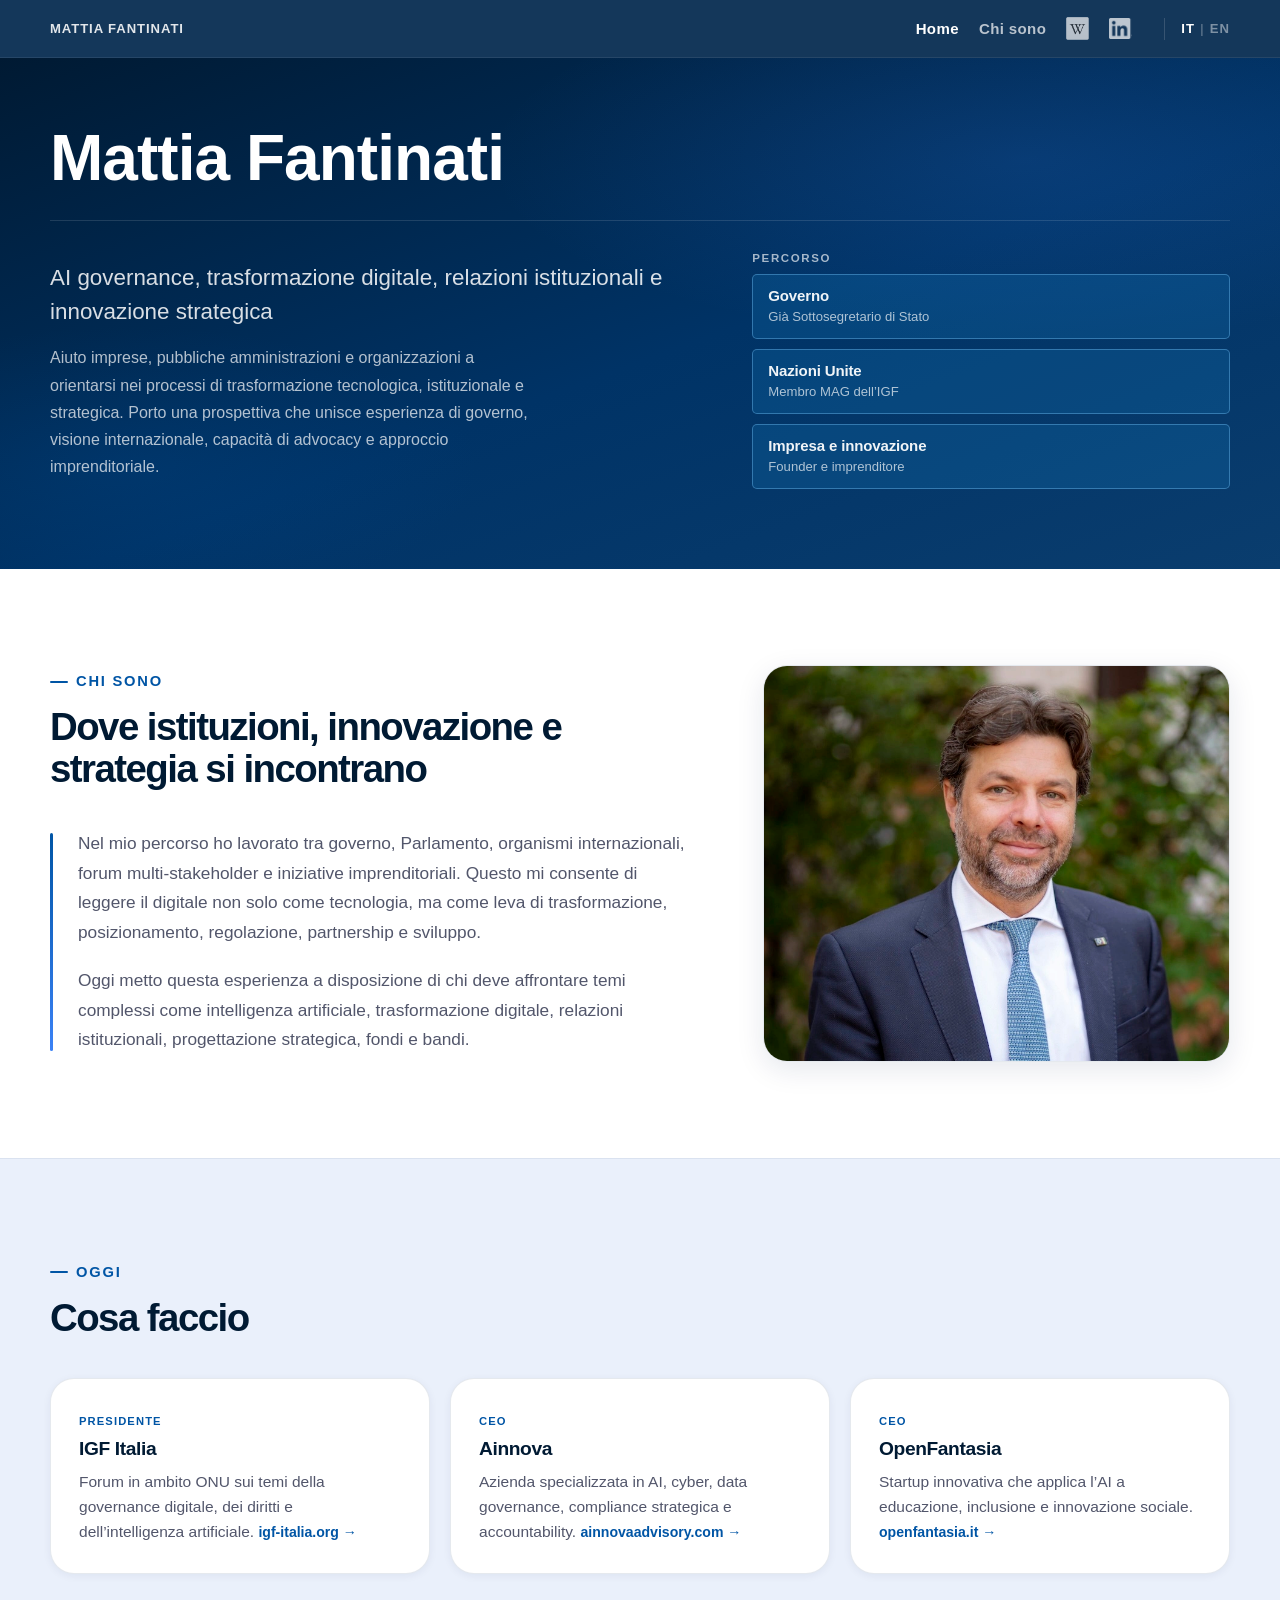
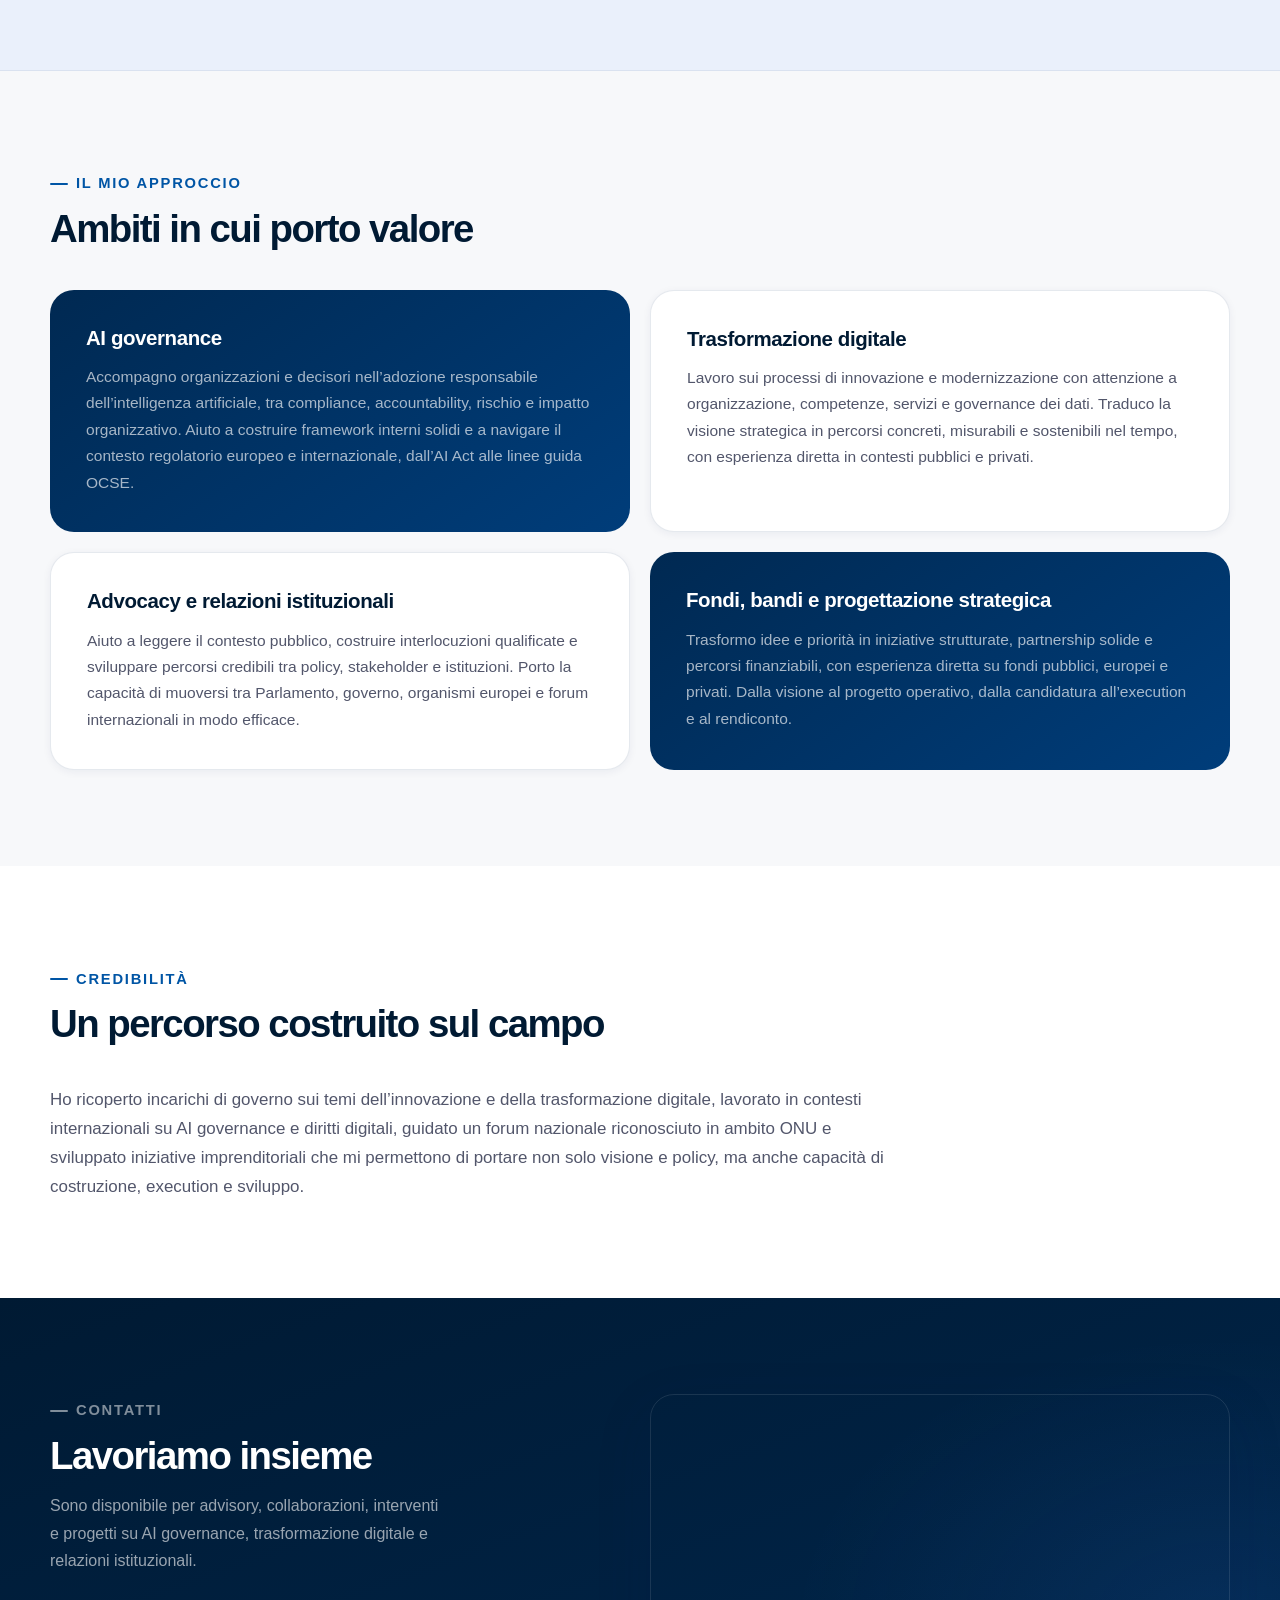
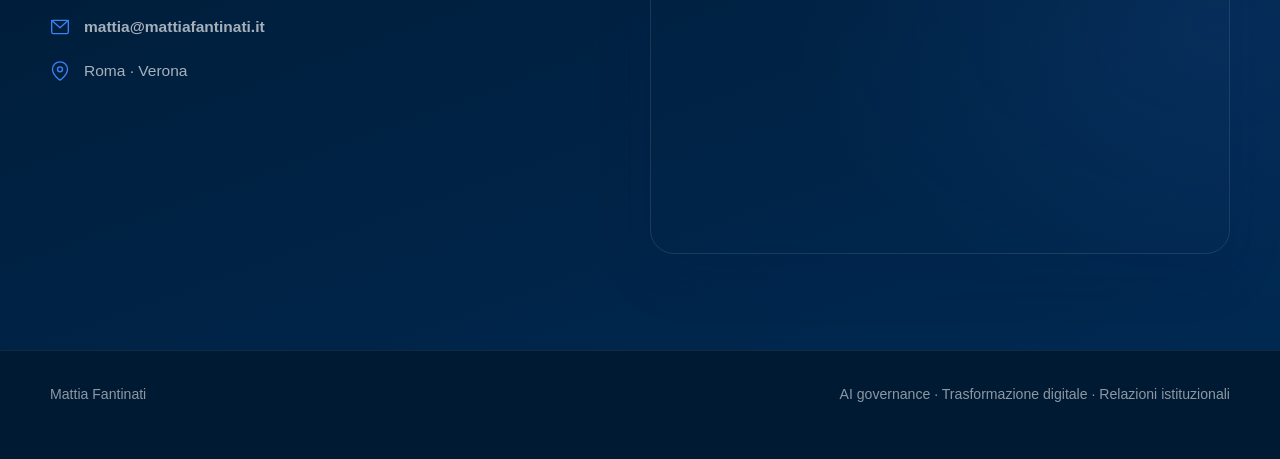
<file: index.html>
<!DOCTYPE html>
<html lang="it">

<head>
  <meta charset="UTF-8" />
  <meta name="viewport" content="width=device-width, initial-scale=1.0" />
  <title>Mattia Fantinati — Home</title>
  <link rel="icon" type="image/svg+xml" href="favicon.svg">
  <link rel="stylesheet" href="styles.css?v=20260826-4">

  <!-- SEO base -->
  <meta name="description" content="Mattia Fantinati — esperto di AI governance, trasformazione digitale e relazioni istituzionali. Ex Sottosegretario di Stato, membro MAG IGF alle Nazioni Unite, CEO di Ainnova e OpenFantasia.">
  <meta name="keywords" content="Mattia Fantinati, AI governance, trasformazione digitale, relazioni istituzionali, IGF Italia, Ainnova, intelligenza artificiale, politica digitale, sottosegretario">
  <meta name="author" content="Mattia Fantinati">
  <meta name="robots" content="index, follow">
  <link rel="canonical" href="https://www.mattiafantinati.it/index.html">

  <!-- Hreflang IT/EN -->
  <link rel="alternate" hreflang="it" href="https://www.mattiafantinati.it/index.html">
  <link rel="alternate" hreflang="en" href="https://www.mattiafantinati.it/eng/index-en.html">

  <!-- Open Graph (LinkedIn, Facebook) -->
  <meta property="og:type" content="website">
  <meta property="og:url" content="https://www.mattiafantinati.it/index.html">
  <meta property="og:title" content="Mattia Fantinati — AI governance, trasformazione digitale, istituzioni">
  <meta property="og:description" content="Esperto di AI governance e trasformazione digitale. Ex Sottosegretario di Stato, membro MAG IGF alle Nazioni Unite, CEO di Ainnova e OpenFantasia.">
  <meta property="og:image" content="https://www.mattiafantinati.it/img/Mattia-Fantinati-home.jpg">
  <meta property="og:locale" content="it_IT">
  <meta property="og:locale:alternate" content="en_GB">

  <!-- Twitter Card -->
  <meta name="twitter:card" content="summary_large_image">
  <meta name="twitter:title" content="Mattia Fantinati — AI governance, trasformazione digitale, istituzioni">
  <meta name="twitter:description" content="Esperto di AI governance e trasformazione digitale. Ex Sottosegretario di Stato, membro MAG IGF alle Nazioni Unite.">
  <meta name="twitter:image" content="https://www.mattiafantinati.it/img/Mattia-Fantinati-home.jpg">

</head>

<body>
  <a href="#main-content" class="skip-link">Salta al contenuto</a>
  <div id="site-header-placeholder"></div>

  <main id="main-content">
    <section class="hero">
      <div class="container">
        <h1>Mattia Fantinati</h1>
        <div class="hero-divider"></div>
        <div class="hero-grid">
          <div class="hero-copy">
            <div class="hero-subtitle">AI governance, trasformazione digitale, relazioni istituzionali e innovazione
              strategica</div>
            <p class="hero-text">Aiuto imprese, pubbliche amministrazioni e organizzazioni a orientarsi nei processi di
              trasformazione tecnologica, istituzionale e strategica. Porto una prospettiva che unisce esperienza di
              governo, visione internazionale, capacità di advocacy e approccio imprenditoriale.</p>
          </div>
          <div class="hero-strengths">
            <span class="hero-strengths-title">Percorso</span>
            <article class="strength-item">
              <h2>Governo</h2>
              <p>Già Sottosegretario di Stato</p>
            </article>
            <article class="strength-item">
              <h2>Nazioni Unite</h2>
              <p>Membro MAG dell’IGF</p>
            </article>
            <article class="strength-item">
              <h2>Impresa e innovazione</h2>
              <p>Founder e imprenditore</p>
            </article>
          </div>
        </div>
      </div>
    </section>

    <section id="profilo">
      <div class="container profilo-grid">
        <div class="profilo-copy">
          <div class="section-head">
            <span class="section-kicker">Chi sono</span>
            <h2>Dove istituzioni, innovazione e strategia si incontrano</h2>
          </div>
          <div class="positioning-panel">
            <p>Nel mio percorso ho lavorato tra governo, Parlamento, organismi internazionali, forum multi-stakeholder e
              iniziative imprenditoriali. Questo mi consente di leggere il digitale non solo come tecnologia, ma come
              leva di trasformazione, posizionamento, regolazione, partnership e sviluppo.</p>
            <p>Oggi metto questa esperienza a disposizione di chi deve affrontare temi complessi come intelligenza
              artificiale, trasformazione digitale, relazioni istituzionali, progettazione strategica, fondi e bandi.
            </p>
          </div>
        </div>
        <div class="profilo-photo">
          <picture>
            <source srcset="img/Mattia-Fantinati-home.webp" type="image/webp">
            <img src="img/Mattia-Fantinati-home.jpg" alt="Mattia Fantinati" class="profile-photo" width="768" height="653" loading="lazy">
          </picture>
        </div>
      </div>
    </section>

    <section id="oggi" class="today-band">
      <div class="container">
        <div class="section-head">
          <span class="section-kicker">Oggi</span>
          <h2>Cosa faccio</h2>
        </div>

        <div class="roles-grid">
          <article class="role-item">
            <span class="card-role">Presidente</span>
            <h3>IGF Italia</h3>
            <p>Forum in ambito ONU sui temi della governance digitale, dei diritti e dell’intelligenza artificiale. <a href="https://www.igf-italia.org" target="_blank" rel="noopener" class="card-link">igf-italia.org →</a></p>
          </article>

          <article class="role-item">
            <span class="card-role">CEO</span>
            <h3>Ainnova</h3>
            <p>Azienda specializzata in AI, cyber, data governance, compliance strategica e accountability. <a href="https://www.ainnovaadvisory.com" target="_blank" rel="noopener" class="card-link">ainnovaadvisory.com →</a></p>
          </article>

          <article class="role-item">
            <span class="card-role">CEO</span>
            <h3>OpenFantasia</h3>
            <p>Startup innovativa che applica l’AI a educazione, inclusione e innovazione sociale. <a href="https://www.openfantasia.it" target="_blank" rel="noopener" class="card-link">openfantasia.it →</a></p>
          </article>
        </div>
      </div>
    </section>

    <section id="ambiti">
      <div class="container">
        <div class="section-head">
          <span class="section-kicker">Il mio approccio</span>
          <h2>Ambiti in cui porto valore</h2>
        </div>

        <div class="areas-grid">
          <article class="area-card area-card--dark">
            <h3>AI governance</h3>
            <p>Accompagno organizzazioni e decisori nell’adozione responsabile dell’intelligenza artificiale, tra
              compliance, accountability, rischio e impatto organizzativo. Aiuto a costruire framework interni solidi
              e a navigare il contesto regolatorio europeo e internazionale, dall’AI Act alle linee guida OCSE.</p>
          </article>

          <article class="area-card area-card--light">
            <h3>Trasformazione digitale</h3>
            <p>Lavoro sui processi di innovazione e modernizzazione con attenzione a organizzazione, competenze,
              servizi e governance dei dati. Traduco la visione strategica in percorsi concreti, misurabili e
              sostenibili nel tempo, con esperienza diretta in contesti pubblici e privati.</p>
          </article>

          <article class="area-card area-card--light">
            <h3>Advocacy e relazioni istituzionali</h3>
            <p>Aiuto a leggere il contesto pubblico, costruire interlocuzioni qualificate e sviluppare percorsi
              credibili tra policy, stakeholder e istituzioni. Porto la capacità di muoversi tra Parlamento, governo,
              organismi europei e forum internazionali in modo efficace.</p>
          </article>

          <article class="area-card area-card--dark">
            <h3>Fondi, bandi e progettazione strategica</h3>
            <p>Trasformo idee e priorità in iniziative strutturate, partnership solide e percorsi finanziabili, con
              esperienza diretta su fondi pubblici, europei e privati. Dalla visione al progetto operativo, dalla
              candidatura all’execution e al rendiconto.</p>
          </article>
        </div>
      </div>
    </section>

    <section class="credibility" id="credibilita">
      <div class="container credibility-wrap">
        <div class="credibility-main">
          <div class="section-head">
            <span class="section-kicker">Credibilità</span>
            <h2>Un percorso costruito sul campo</h2>
          </div>
          <p>Ho ricoperto incarichi di governo sui temi dell’innovazione e della trasformazione digitale, lavorato in
            contesti internazionali su AI governance e diritti digitali, guidato un forum nazionale riconosciuto in
            ambito ONU e sviluppato iniziative imprenditoriali che mi permettono di portare non solo visione e policy,
            ma anche capacità di costruzione, execution e sviluppo.</p>
        </div>
      </div>
    </section>
    <!-- ─── CONTATTI ─── -->
    <section id="contatti" class="contact-band">
      <div class="container contact-grid">

        <div class="contact-info">
          <span class="section-kicker section-kicker--light">Contatti</span>
          <h2 class="contact-title">Lavoriamo insieme</h2>
          <p class="contact-lead">Sono disponibile per advisory, collaborazioni, interventi e progetti su AI governance,
            trasformazione digitale e relazioni istituzionali.</p>

          <div class="contact-details">
            <div class="contact-item">
              <svg class="contact-icon" viewBox="0 0 24 24" fill="none" stroke="currentColor" stroke-width="1.6"
                stroke-linecap="round" stroke-linejoin="round">
                <rect x="2" y="4" width="20" height="16" rx="2" />
                <polyline points="2,4 12,13 22,4" />
              </svg>
              <!-- Sostituisci con la tua email -->
              <a href="mailto:mattia@mattiafantinati.it" class="contact-link">mattia@mattiafantinati.it</a>
            </div>
            <div class="contact-item">
              <svg class="contact-icon" viewBox="0 0 24 24" fill="none" stroke="currentColor" stroke-width="1.6"
                stroke-linecap="round" stroke-linejoin="round">
                <path d="M21 10c0 7-9 13-9 13s-9-6-9-13a9 9 0 0 1 18 0z" />
                <circle cx="12" cy="10" r="3" />
              </svg>
              <span>Roma · Verona</span>
            </div>
          </div>
        </div>

        <!-- Per aggiornare la mappa: vai su maps.google.com, cerca il tuo indirizzo,
             clicca Condividi → Incorpora una mappa, e sostituisci il valore src qui sotto -->
        <div class="contact-map-wrap">
          <iframe
            src="https://www.google.com/maps/embed?pb=!1m18!1m12!1m3!1d3205.726005948764!2d12.47091307617661!3d41.896290564274906!2m3!1f0!2f0!3f0!3m2!1i1024!2i768!4f13.1!3m3!1m2!1s0x132f604f73fb2907%3A0x764201ea5eb459f!2sVia%20del%20Paradiso%2C%2041%2C%2000186%20Roma%20RM!5e1!3m2!1sit!2sit!4v1776379304204!5m2!1sit!2sit"
            title="Mappa della sede di Mattia Fantinati a Roma"
            width="600" height="450" style="border:0;" allowfullscreen="" loading="lazy"
            referrerpolicy="no-referrer-when-downgrade"></iframe>
        </div>

      </div>
    </section>
  </main>

  <div id="site-footer-placeholder"></div>
  <script src="components.js"></script>
</body>

</html>
</file>
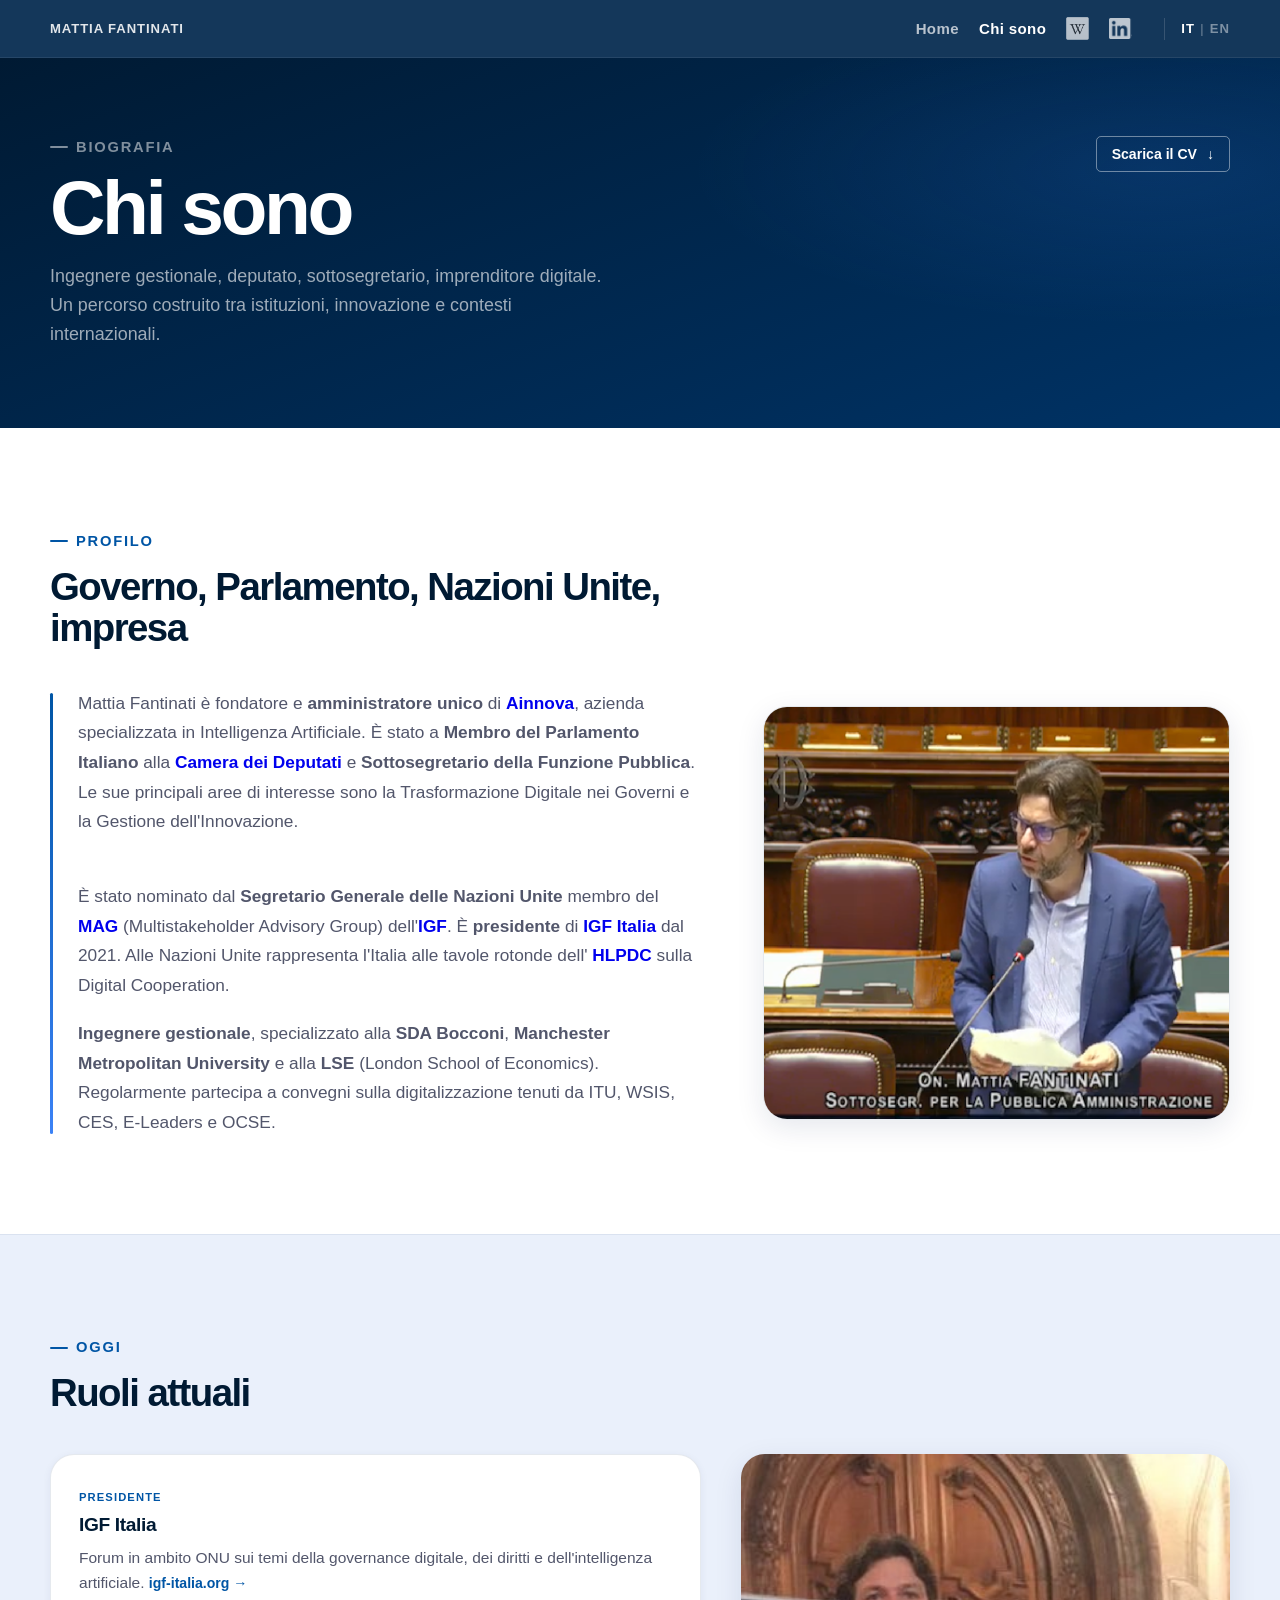
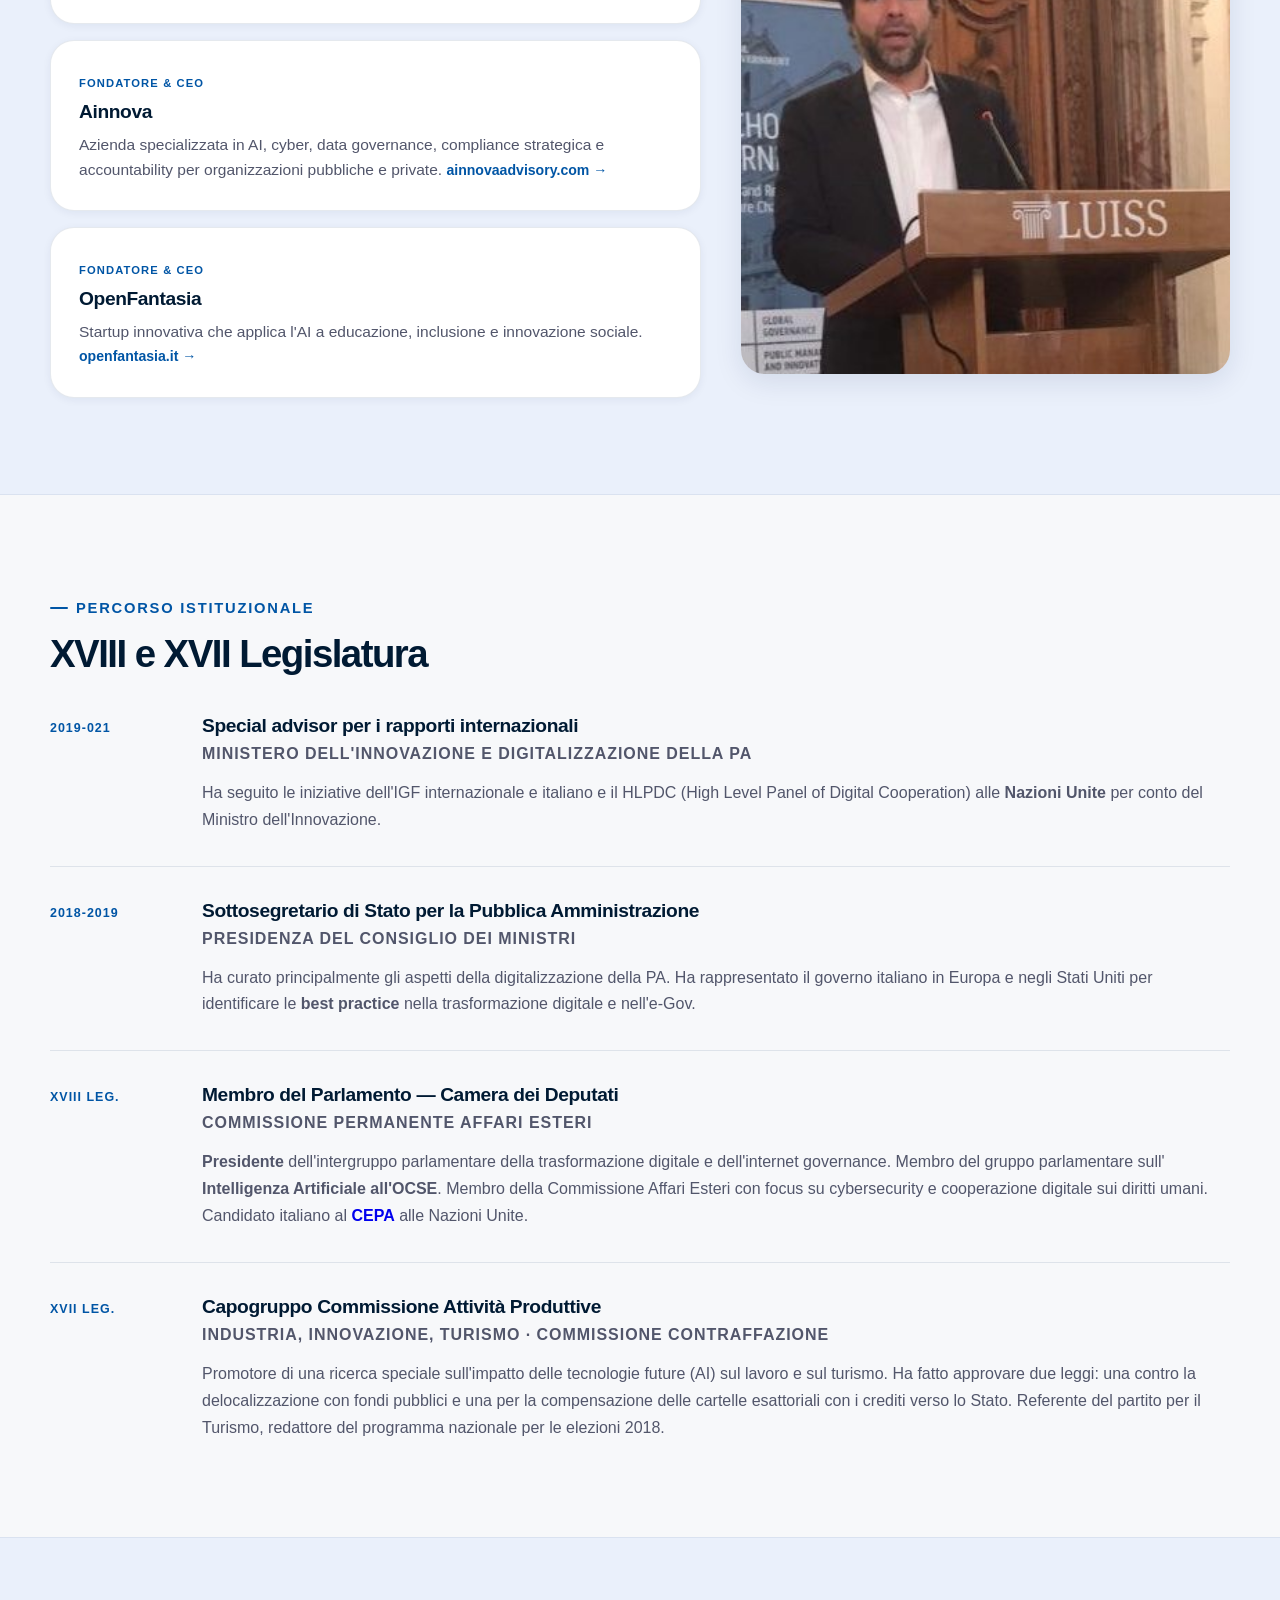
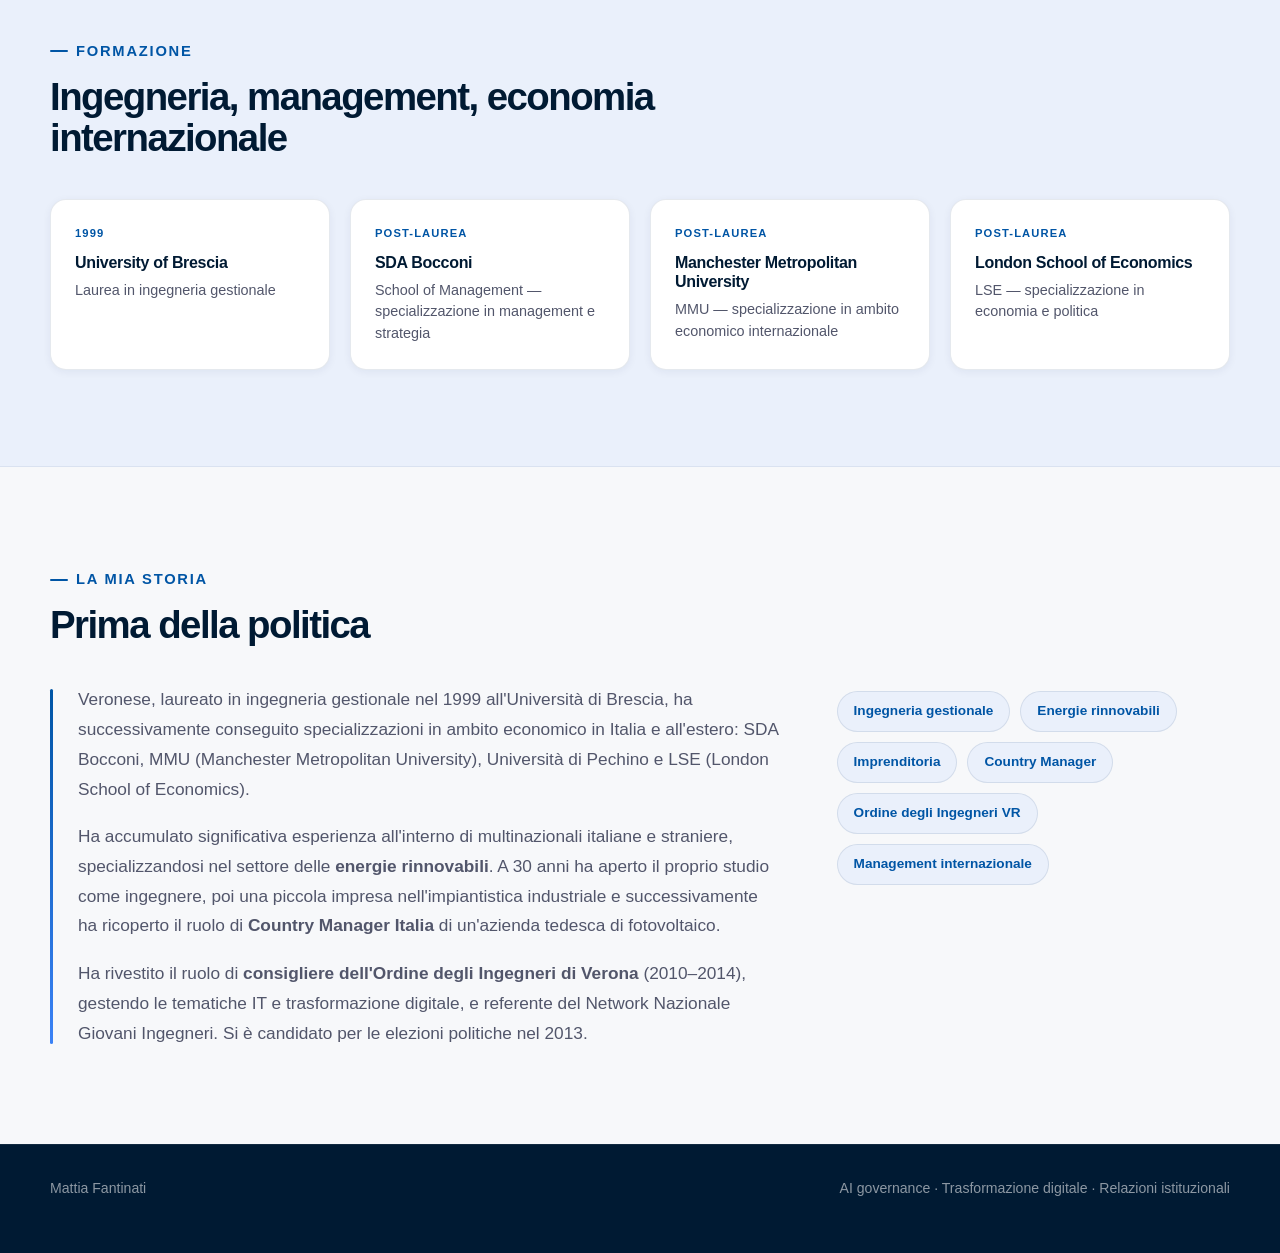
<file: chi-sono.html>
<!DOCTYPE html>
<html lang="it">

<head>
  <meta charset="UTF-8" />
  <meta name="viewport" content="width=device-width, initial-scale=1.0" />
  <title>Mattia Fantinati — Chi sono</title>
  <link rel="icon" type="image/svg+xml" href="favicon.svg">
  <link rel="stylesheet" href="styles.css?v=20260826-4">

  <!-- SEO base -->
  <meta name="description" content="Biografia di Mattia Fantinati: ingegnere gestionale, deputato alla Camera, Sottosegretario alla Pubblica Amministrazione, presidente IGF Italia e imprenditore nel settore dell'intelligenza artificiale.">
  <meta name="keywords" content="Mattia Fantinati biografia, deputato, sottosegretario PA, IGF Italia, Ainnova, OpenFantasia, intelligenza artificiale, Nazioni Unite, HLPDC, AI governance">
  <meta name="author" content="Mattia Fantinati">
  <meta name="robots" content="index, follow">
  <link rel="canonical" href="https://www.mattiafantinati.it/chi-sono.html">

  <!-- Hreflang IT/EN -->
  <link rel="alternate" hreflang="it" href="https://www.mattiafantinati.it/chi-sono.html">
  <link rel="alternate" hreflang="en" href="https://www.mattiafantinati.it/eng/about-en.html">

  <!-- Open Graph -->
  <meta property="og:type" content="profile">
  <meta property="og:url" content="https://www.mattiafantinati.it/chi-sono.html">
  <meta property="og:title" content="Chi sono — Mattia Fantinati">
  <meta property="og:description" content="Ingegnere gestionale, deputato, sottosegretario, imprenditore digitale. Un percorso costruito tra istituzioni, innovazione e contesti internazionali.">
  <meta property="og:image" content="https://www.mattiafantinati.it/img/SS-fantinati.png">
  <meta property="og:locale" content="it_IT">
  <meta property="og:locale:alternate" content="en_GB">

  <!-- Twitter Card -->
  <meta name="twitter:card" content="summary_large_image">
  <meta name="twitter:title" content="Chi sono — Mattia Fantinati">
  <meta name="twitter:description" content="Ingegnere gestionale, deputato, sottosegretario, imprenditore digitale. Un percorso tra istituzioni, innovazione e contesti internazionali.">
  <meta name="twitter:image" content="https://www.mattiafantinati.it/img/SS-fantinati.png">
</head>

<body>
  <a href="#main-content" class="skip-link">Salta al contenuto</a>
  <div id="site-header-placeholder"></div>

  <main id="main-content">

    <!-- ─── PAGE HERO ─── -->
    <section class="page-hero">
      <div class="container">
        <span class="section-kicker section-kicker--light">Biografia</span>
        <h1 class="page-hero-title">Chi sono</h1>
        <p class="page-hero-sub">Ingegnere gestionale, deputato, sottosegretario, imprenditore digitale.<br>
          Un percorso costruito tra istituzioni, innovazione e contesti internazionali.</p>
        <a class="page-hero-download" href="doc/Mattia%20Fantinati%20-%20ITA.pdf" download>Scarica il CV <span aria-hidden="true">↓</span></a>
      </div>
    </section>

    <!-- ─── PROFILO LEAD ─── -->
    <section id="profilo">
      <div class="container">
        <div class="section-head">
          <span class="section-kicker">Profilo</span>
          <h2>Governo, Parlamento, Nazioni Unite, impresa</h2>
        </div>
      </div>
      <div class="container profilo-grid">
        <div class="profilo-copy">
          <div class="positioning-panel">
            <p>Mattia Fantinati è fondatore e <strong>amministratore unico</strong> di <a href="https://www.ainnovaadvisory.com">Ainnova</a>, azienda specializzata
              in Intelligenza Artificiale. È stato a <strong>Membro del Parlamento Italiano</strong> alla <a href="https://www.camera.it/deputati/elenco/18-305612">Camera dei Deputati </a> e <strong>Sottosegretario della Funzione Pubblica</strong>. Le sue principali aree di interesse
              sono la Trasformazione Digitale nei Governi e la Gestione dell'Innovazione.</p>
            <br><p>È stato nominato dal <strong>Segretario Generale delle Nazioni Unite</strong> membro del <a href="https://www.intgovforum.org/en/content/fantinati-mattia">MAG</a>
              (Multistakeholder Advisory Group) dell'<a href="https://intgovforum.org/en">IGF</a>. È <strong>presidente</strong> di <a href="https://www.igf-italia.org">IGF Italia</a> dal 2021. Alle Nazioni Unite rappresenta l'Italia alle tavole
              rotonde dell' <a href="https://www.un.org/en/civil-society/secretary-general’s-high-level-panel-digital-cooperation">HLPDC</a> sulla Digital Cooperation.</p>
            <p><strong>Ingegnere gestionale</strong>, specializzato alla <strong>SDA Bocconi</strong>,
              <strong>Manchester Metropolitan University</strong> e alla <strong>LSE</strong> (London School of
              Economics). Regolarmente partecipa a convegni sulla digitalizzazione tenuti da ITU, WSIS, CES,
              E-Leaders e OCSE.</p>
          </div>
        </div>
        <div class="profilo-photo">
          <picture>
            <source srcset="img/SS-fantinati.webp" type="image/webp">
            <img src="img/SS-fantinati.png" alt="Mattia Fantinati, Sottosegretario di Stato" width="500" height="443" loading="lazy">
          </picture>
        </div>
      </div>
    </section>

    <!-- ─── RUOLI INTERNAZIONALI ─── -->
    <section class="today-band">
      <div class="container">
        <div class="section-head">
          <span class="section-kicker">Oggi</span>
          <h2>Ruoli attuali</h2>
        </div>
        <div class="roles-with-photo">
          <div class="roles-stack">
            <article class="role-item">
              <span class="card-role">Presidente</span>
              <h3>IGF Italia</h3>
              <p>Forum in ambito ONU sui temi della governance digitale, dei diritti e dell'intelligenza artificiale.
                <a href="https://www.igf-italia.org" target="_blank" rel="noopener" class="card-link">igf-italia.org →</a></p>
            </article>
            <article class="role-item">
              <span class="card-role">Fondatore &amp; CEO</span>
              <h3>Ainnova</h3>
              <p>Azienda specializzata in AI, cyber, data governance, compliance strategica e accountability per
                organizzazioni pubbliche e private. <a href="https://www.ainnovaadvisory.com" target="_blank" rel="noopener" class="card-link">ainnovaadvisory.com →</a></p>
            </article>
            <article class="role-item">
              <span class="card-role">Fondatore &amp; CEO</span>
              <h3>OpenFantasia</h3>
              <p>Startup innovativa che applica l'AI a educazione, inclusione e innovazione sociale. <a href="https://www.openfantasia.it" target="_blank" rel="noopener" class="card-link">openfantasia.it →</a></p>
            </article>
          </div>
          <div class="roles-photo">
            <img src="img/Luiss-fantinati.jpg" alt="Mattia Fantinati interviene alla Luiss" width="353" height="564" loading="lazy">
          </div>
        </div>
      </div>
    </section>

    <!-- ─── PERCORSO ISTITUZIONALE ─── -->
    <section id="istituzioni">
      <div class="container">
        <div class="section-head">
          <span class="section-kicker">Percorso istituzionale</span>
          <h2>XVIII e XVII Legislatura</h2>
        </div>

        <div class="bio-timeline">

          <div class="bio-entry">
            <div class="bio-date">
              <span class="bio-year">2019-021</span>
            </div>
            <div class="bio-content">
              <h3>Special advisor per i rapporti internazionali</h3>
              <p class="bio-org">Ministero dell'Innovazione e Digitalizzazione della PA</p>
              <p>Ha seguito le iniziative dell'IGF internazionale e italiano e il HLPDC (High Level Panel of Digital
                Cooperation) alle <strong>Nazioni Unite</strong>  per conto del Ministro dell'Innovazione.</p>
            </div>
          </div>

          <div class="bio-entry">
            <div class="bio-date">
              <span class="bio-year">2018-2019</span>
            </div>
            <div class="bio-content">
              <h3>Sottosegretario di Stato per la Pubblica Amministrazione</h3>
              <p class="bio-org">Presidenza del Consiglio dei Ministri</p>
              <p>Ha curato principalmente gli aspetti della digitalizzazione della PA. Ha rappresentato il governo
                italiano in Europa e negli Stati Uniti per identificare le <strong>best practice</strong>  nella trasformazione digitale
                e nell'e-Gov.</p>
            </div>
          </div>

          <div class="bio-entry">
            <div class="bio-date">
              <span class="bio-year">XVIII Leg.</span>
            </div>
            <div class="bio-content">
              <h3>Membro del Parlamento — Camera dei Deputati</h3>
              <p class="bio-org">Commissione Permanente Affari Esteri</p>
              <p><strong>Presidente</strong> dell'intergruppo parlamentare della trasformazione digitale e dell'internet governance.
                Membro del gruppo parlamentare sull' <strong>Intelligenza Artificiale  all'OCSE</strong>. Membro della Commissione
                Affari Esteri con focus su cybersecurity e cooperazione digitale sui diritti umani. Candidato
                italiano al <a href="https://publicadministration.desa.un.org/intergovernmental-support/cepa">CEPA</a>  alle Nazioni Unite.</p>
            </div>
          </div>

          <div class="bio-entry">
            <div class="bio-date">
              <span class="bio-year">XVII Leg.</span>
            </div>
            <div class="bio-content">
              <h3>Capogruppo Commissione Attività Produttive</h3>
              <p class="bio-org">Industria, Innovazione, Turismo · Commissione Contraffazione</p>
              <p>Promotore di una ricerca speciale sull'impatto delle tecnologie future (AI) sul lavoro e sul turismo.
                Ha fatto approvare due leggi: una contro la delocalizzazione con fondi pubblici e una per la
                compensazione delle cartelle esattoriali con i crediti verso lo Stato. Referente del partito per il
                Turismo, redattore del programma nazionale per le elezioni 2018.</p>
            </div>
          </div>

        </div>
      </div>
    </section>

    <!-- ─── FORMAZIONE ─── -->
    <section class="today-band" id="formazione">
      <div class="container">
        <div class="section-head">
          <span class="section-kicker">Formazione</span>
          <h2>Ingegneria, management, economia internazionale</h2>
        </div>
        <div class="edu-grid">
          <div class="edu-item">
            <span class="edu-year">1999</span>
            <h3>University of Brescia</h3>
            <p>Laurea in ingegneria gestionale</p>
          </div>
          <div class="edu-item">
            <span class="edu-year">Post-laurea</span>
            <h3>SDA Bocconi</h3>
            <p>School of Management — specializzazione in management e strategia</p>
          </div>
          <div class="edu-item">
            <span class="edu-year">Post-laurea</span>
            <h3>Manchester Metropolitan University</h3>
            <p>MMU — specializzazione in ambito economico internazionale</p>
          </div>
          <div class="edu-item">
            <span class="edu-year">Post-laurea</span>
            <h3>London School of Economics</h3>
            <p>LSE — specializzazione in economia e politica</p>
          </div>
        </div>
      </div>
    </section>

    <!-- ─── PRIMA DELLA POLITICA ─── -->
    <section id="prima">
      <div class="container">
        <div class="section-head">
          <span class="section-kicker">La mia storia</span>
          <h2>Prima della politica</h2>
        </div>
        <div class="bio-pre-grid">
          <div class="positioning-panel">
            <p>Veronese, laureato in ingegneria gestionale nel 1999 all'Università di Brescia, ha successivamente
              conseguito specializzazioni in ambito economico in Italia e all'estero: SDA Bocconi, MMU (Manchester
              Metropolitan University), Università di Pechino e LSE (London School of Economics).</p>
            <p>Ha accumulato significativa esperienza all'interno di multinazionali italiane e straniere,
              specializzandosi nel settore delle <strong>energie rinnovabili</strong>. A 30 anni ha aperto il proprio
              studio come ingegnere, poi una piccola impresa nell'impiantistica industriale e successivamente ha
              ricoperto il ruolo di <strong>Country Manager Italia</strong> di un'azienda tedesca di fotovoltaico.</p>
            <p>Ha rivestito il ruolo di <strong>consigliere dell'Ordine degli Ingegneri di Verona</strong>
              (2010–2014), gestendo le tematiche IT e trasformazione digitale, e referente del Network Nazionale
              Giovani Ingegneri. Si è candidato per le elezioni politiche nel 2013.</p>
          </div>
          <div class="bio-pre-tags">
            <div class="bio-tag">Ingegneria gestionale</div>
            <div class="bio-tag">Energie rinnovabili</div>
            <div class="bio-tag">Imprenditoria</div>
            <div class="bio-tag">Country Manager</div>
            <div class="bio-tag">Ordine degli Ingegneri VR</div>
            <div class="bio-tag">Management internazionale</div>
          </div>
        </div>
      </div>
    </section>

  </main>

  <div id="site-footer-placeholder"></div>
  <script src="components.js"></script>
</body>

</html>
</file>
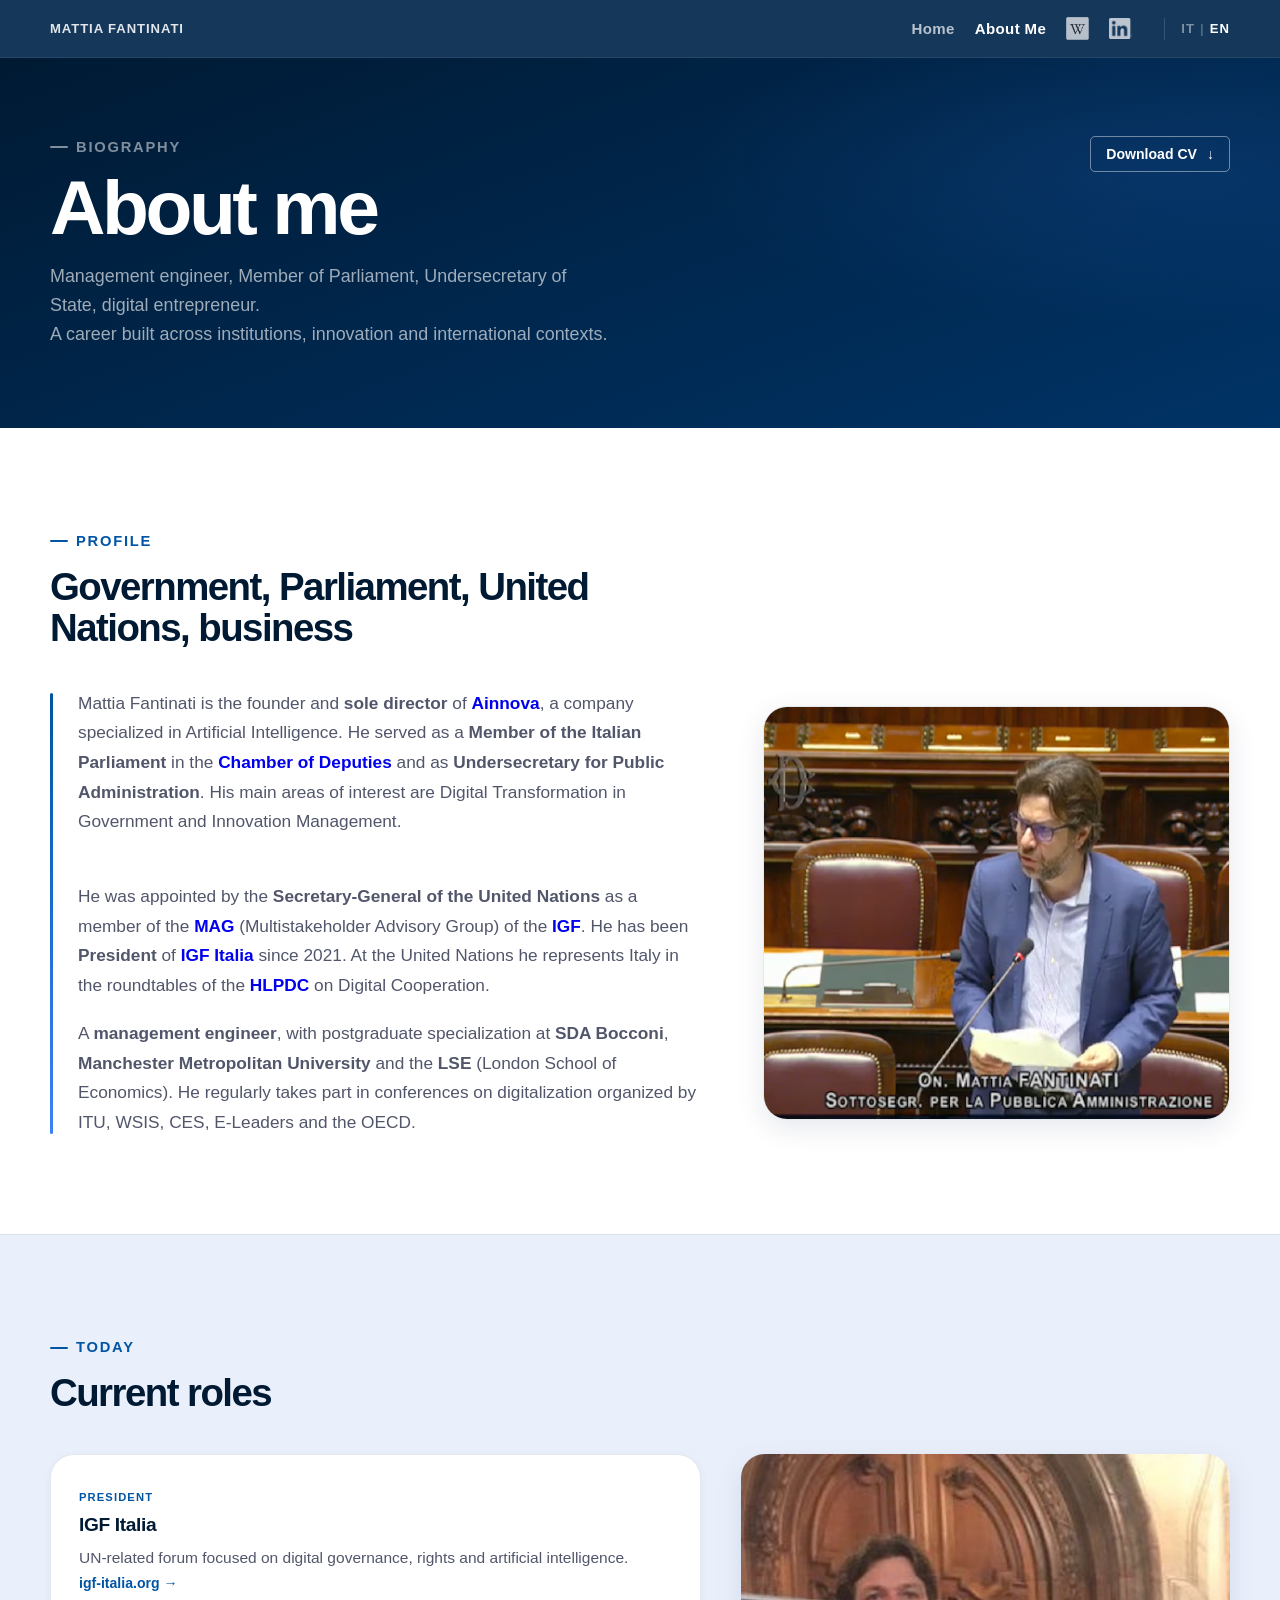
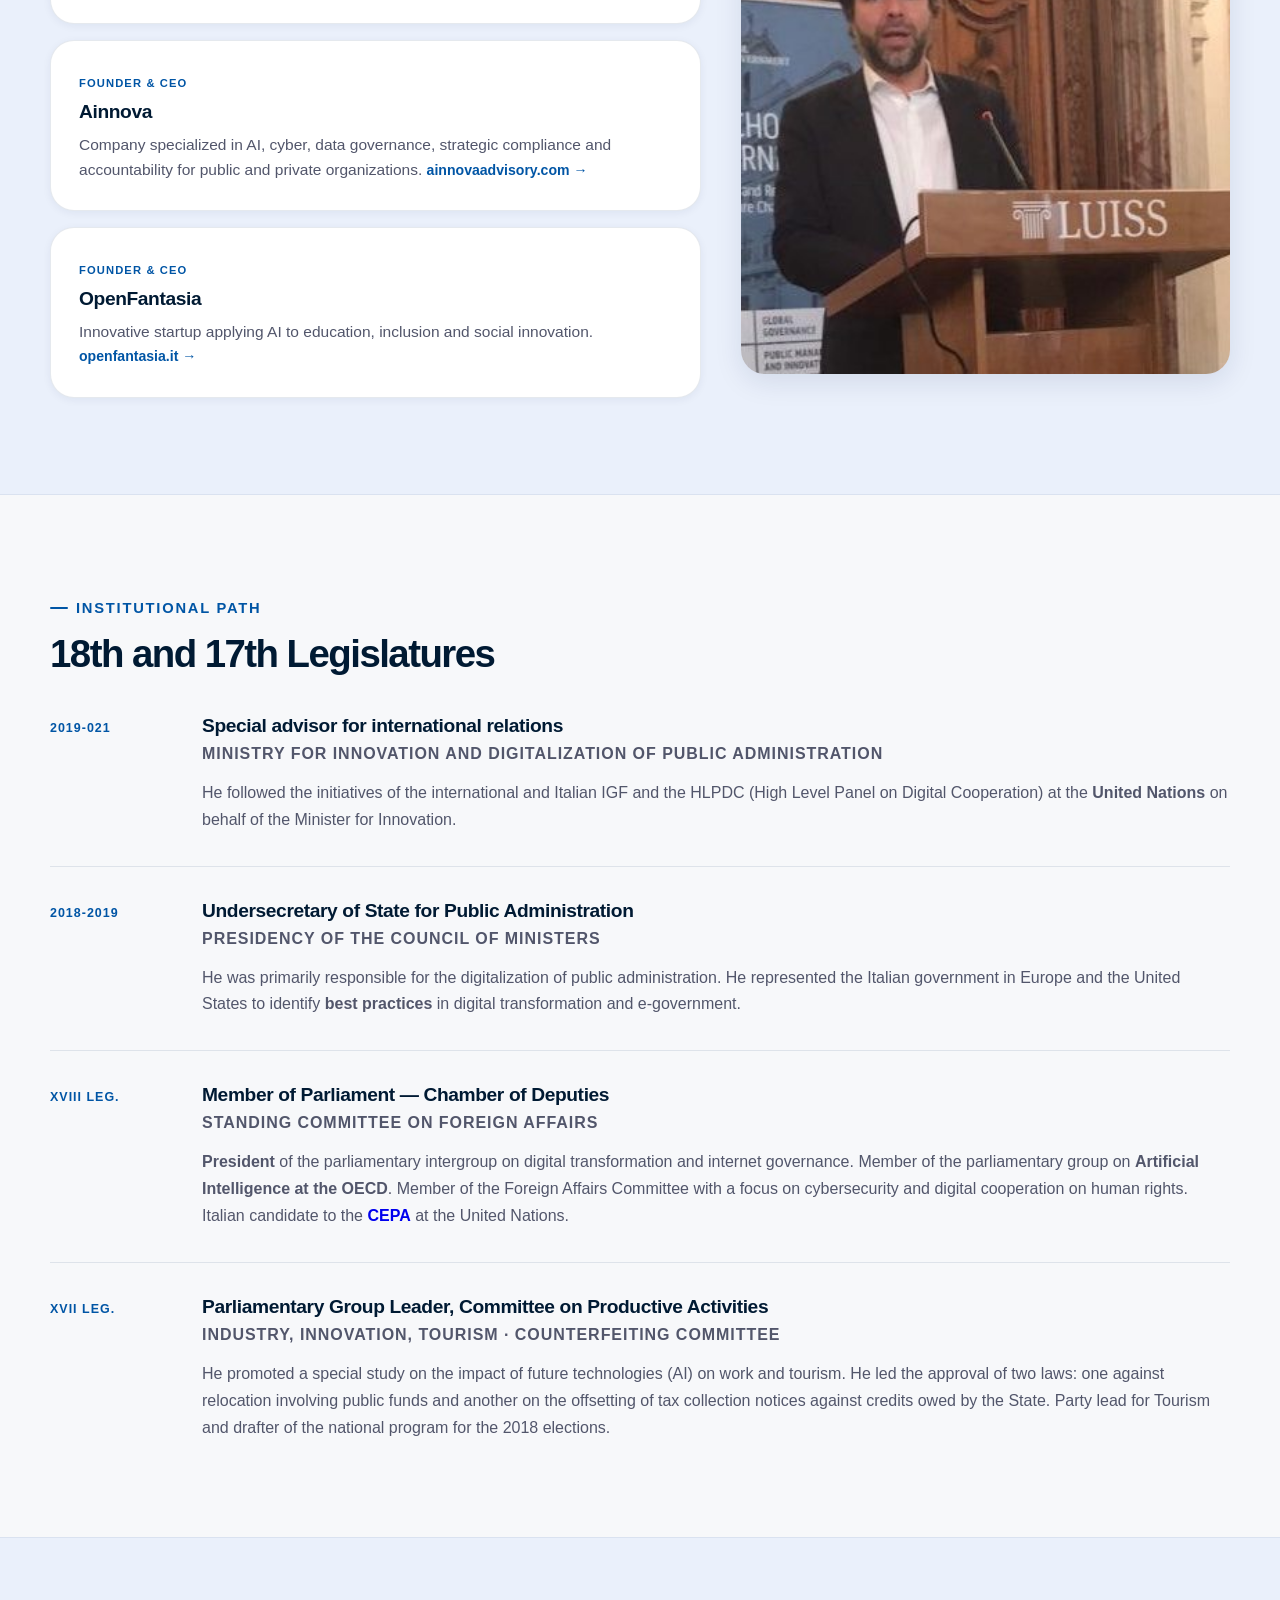
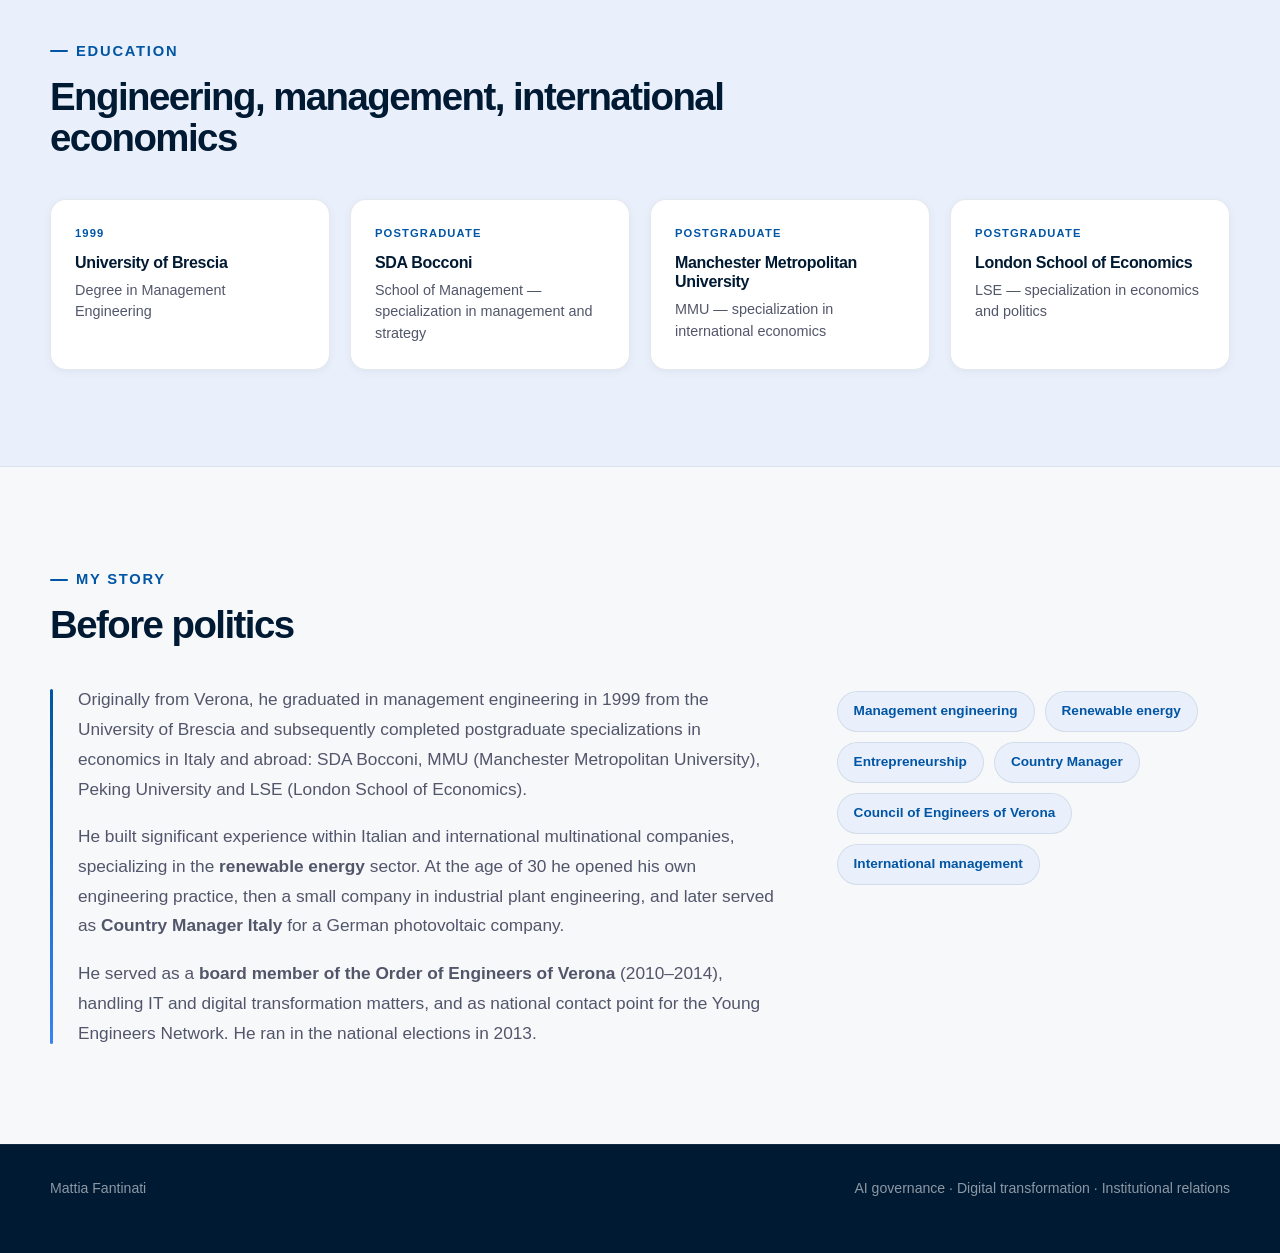
<file: eng/about-en.html>
<!DOCTYPE html>
<html lang="en">

<head>
  <meta charset="UTF-8" />
  <meta name="viewport" content="width=device-width, initial-scale=1.0" />
  <title>Mattia Fantinati — About</title>
  <link rel="icon" type="image/svg+xml" href="../favicon.svg">
  <link rel="stylesheet" href="../styles.css?v=20260826-4">

  <!-- SEO base -->
  <meta name="description" content="About Mattia Fantinati: management engineer, Member of the Italian Parliament, Undersecretary of State for Public Administration, President of IGF Italia, and entrepreneur in artificial intelligence.">
  <meta name="keywords" content="Mattia Fantinati biography, Member of Parliament, undersecretary public administration, IGF Italia, Ainnova, OpenFantasia, artificial intelligence, United Nations, HLPDC, AI governance">
  <meta name="author" content="Mattia Fantinati">
  <meta name="robots" content="index, follow">
  <link rel="canonical" href="https://www.mattiafantinati.it/eng/about-en.html">

  <!-- Hreflang IT/EN -->
  <link rel="alternate" hreflang="en" href="https://www.mattiafantinati.it/eng/about-en.html">
  <link rel="alternate" hreflang="it" href="https://www.mattiafantinati.it/chi-sono.html">

  <!-- Open Graph -->
  <meta property="og:type" content="profile">
  <meta property="og:url" content="https://www.mattiafantinati.it/eng/about-en.html">
  <meta property="og:title" content="About — Mattia Fantinati">
  <meta property="og:description" content="Management engineer, Member of Parliament, Undersecretary of State, digital entrepreneur. A career built across institutions, innovation and international contexts.">
  <meta property="og:image" content="https://www.mattiafantinati.it/img/SS-fantinati.png">
  <meta property="og:locale" content="en_GB">
  <meta property="og:locale:alternate" content="it_IT">

  <!-- Twitter Card -->
  <meta name="twitter:card" content="summary_large_image">
  <meta name="twitter:title" content="About — Mattia Fantinati">
  <meta name="twitter:description" content="Management engineer, Member of Parliament, Undersecretary of State, digital entrepreneur. A career across institutions, innovation and international contexts.">
  <meta name="twitter:image" content="https://www.mattiafantinati.it/img/SS-fantinati.png">
</head>

<body>
  <a href="#main-content" class="skip-link">Skip to content</a>
  <div id="site-header-placeholder"></div>

  <main id="main-content">

    <!-- ─── PAGE HERO ─── -->
    <section class="page-hero">
      <div class="container">
        <span class="section-kicker section-kicker--light">Biography</span>
        <h1 class="page-hero-title">About me</h1>
        <p class="page-hero-sub">Management engineer, Member of Parliament, Undersecretary of State, digital entrepreneur.<br>
          A career built across institutions, innovation and international contexts.</p>
        <a class="page-hero-download" href="../doc/Mattia%20Fantinati%20-%20CV%20EN.pdf" download>Download CV <span aria-hidden="true">↓</span></a>
      </div>
    </section>

    <!-- ─── PROFILO LEAD ─── -->
    <section id="profilo">
      <div class="container">
        <div class="section-head">
          <span class="section-kicker">Profile</span>
          <h2>Government, Parliament, United Nations, business</h2>
        </div>
      </div>
      <div class="container profilo-grid">
        <div class="profilo-copy">
          <div class="positioning-panel">
            <p>Mattia Fantinati is the founder and <strong>sole director</strong> of <a href="https://www.ainnovaadvisory.com">Ainnova</a>, a company specialized
              in Artificial Intelligence. He served as a <strong>Member of the Italian Parliament</strong> in the <a href="https://www.camera.it/deputati/elenco/18-305612">Chamber of Deputies</a> and as <strong>Undersecretary for Public Administration</strong>. His main areas of interest
              are Digital Transformation in Government and Innovation Management.</p>
            <br><p>He was appointed by the <strong>Secretary-General of the United Nations</strong> as a member of the <a href="https://www.intgovforum.org/en/content/fantinati-mattia">MAG</a>
              (Multistakeholder Advisory Group) of the <a href="https://intgovforum.org/en">IGF</a>. He has been <strong>President</strong> of <a href="https://www.igf-italia.org">IGF Italia</a> since 2021. At the United Nations he represents Italy in the roundtables of the <a href="https://www.un.org/en/civil-society/secretary-general’s-high-level-panel-digital-cooperation">HLPDC</a> on Digital Cooperation.</p>
            <p>A <strong>management engineer</strong>, with postgraduate specialization at <strong>SDA Bocconi</strong>,
              <strong>Manchester Metropolitan University</strong> and the <strong>LSE</strong> (London School of
              Economics). He regularly takes part in conferences on digitalization organized by ITU, WSIS, CES,
              E-Leaders and the OECD.</p>
          </div>
        </div>
        <div class="profilo-photo">
          <picture>
            <source srcset="../img/SS-fantinati.webp" type="image/webp">
            <img src="../img/SS-fantinati.png" alt="Mattia Fantinati, Undersecretary of State" width="500" height="443" loading="lazy">
          </picture>
        </div>
      </div>
    </section>

    <!-- ─── RUOLI INTERNAZIONALI ─── -->
    <section class="today-band">
      <div class="container">
        <div class="section-head">
          <span class="section-kicker">Today</span>
          <h2>Current roles</h2>
        </div>
        <div class="roles-with-photo">
          <div class="roles-stack">
            <article class="role-item">
              <span class="card-role">President</span>
              <h3>IGF Italia</h3>
              <p>UN-related forum focused on digital governance, rights and artificial intelligence.
               <a href="https://www.igf-italia.org" target="_blank" rel="noopener" class="card-link">igf-italia.org →</a></p>
            </article>
            <article class="role-item">
              <span class="card-role">Founder &amp; CEO</span>
              <h3>Ainnova</h3>
              <p>Company specialized in AI, cyber, data governance, strategic compliance and accountability for
                public and private organizations. <a href="https://www.ainnovaadvisory.com" target="_blank" rel="noopener" class="card-link">ainnovaadvisory.com →</a></p>
            </article>
            <article class="role-item">
              <span class="card-role">Founder &amp; CEO</span>
              <h3>OpenFantasia</h3>
              <p>Innovative startup applying AI to education, inclusion and social innovation. <a href="https://www.openfantasia.it" target="_blank" rel="noopener" class="card-link">openfantasia.it →</a></p>
            </article>
          </div>
          <div class="roles-photo">
            <img src="../img/Luiss-fantinati.jpg" alt="Mattia Fantinati speaking at Luiss" width="353" height="564" loading="lazy">
          </div>
        </div>
      </div>
    </section>

    <!-- ─── PERCORSO ISTITUZIONALE ─── -->
    <section id="istituzioni">
      <div class="container">
        <div class="section-head">
          <span class="section-kicker">Institutional path</span>
          <h2>18th and 17th Legislatures</h2>
        </div>

        <div class="bio-timeline">

          <div class="bio-entry">
            <div class="bio-date">
              <span class="bio-year">2019-021</span>
            </div>
            <div class="bio-content">
              <h3>Special advisor for international relations</h3>
              <p class="bio-org">Ministry for Innovation and Digitalization of Public Administration</p>
              <p>He followed the initiatives of the international and Italian IGF and the HLPDC (High Level Panel on Digital
                Cooperation) at the <strong>United Nations</strong> on behalf of the Minister for Innovation.</p>
            </div>
          </div>

          <div class="bio-entry">
            <div class="bio-date">
              <span class="bio-year">2018-2019</span>
            </div>
            <div class="bio-content">
              <h3>Undersecretary of State for Public Administration</h3>
              <p class="bio-org">Presidency of the Council of Ministers</p>
              <p>He was primarily responsible for the digitalization of public administration. He represented the Italian
                government in Europe and the United States to identify <strong>best practices</strong> in digital transformation
                and e-government.</p>
            </div>
          </div>

          <div class="bio-entry">
            <div class="bio-date">
              <span class="bio-year">XVIII Leg.</span>
            </div>
            <div class="bio-content">
              <h3>Member of Parliament — Chamber of Deputies</h3>
              <p class="bio-org">Standing Committee on Foreign Affairs</p>
              <p><strong>President</strong> of the parliamentary intergroup on digital transformation and internet governance.
                Member of the parliamentary group on <strong>Artificial Intelligence at the OECD</strong>. Member of the Foreign Affairs Committee
                with a focus on cybersecurity and digital cooperation on human rights. Italian candidate
                to the <a href="https://publicadministration.desa.un.org/intergovernmental-support/cepa">CEPA</a> at the United Nations.</p>
            </div>
          </div>

          <div class="bio-entry">
            <div class="bio-date">
              <span class="bio-year">XVII Leg.</span>
            </div>
            <div class="bio-content">
              <h3>Parliamentary Group Leader, Committee on Productive Activities</h3>
              <p class="bio-org">Industry, Innovation, Tourism · Counterfeiting Committee</p>
              <p>He promoted a special study on the impact of future technologies (AI) on work and tourism.
                He led the approval of two laws: one against relocation involving public funds and another on the
                offsetting of tax collection notices against credits owed by the State. Party lead for
                Tourism and drafter of the national program for the 2018 elections.</p>
            </div>
          </div>

        </div>
      </div>
    </section>

    <!-- ─── FORMAZIONE ─── -->
    <section class="today-band" id="formazione">
      <div class="container">
        <div class="section-head">
          <span class="section-kicker">Education</span>
          <h2>Engineering, management, international economics</h2>
        </div>
        <div class="edu-grid">
          <div class="edu-item">
            <span class="edu-year">1999</span>
            <h3>University of Brescia</h3>
            <p>Degree in Management Engineering</p>
          </div>
          <div class="edu-item">
            <span class="edu-year">Postgraduate</span>
            <h3>SDA Bocconi</h3>
            <p>School of Management — specialization in management and strategy</p>
          </div>
          <div class="edu-item">
            <span class="edu-year">Postgraduate</span>
            <h3>Manchester Metropolitan University</h3>
            <p>MMU — specialization in international economics</p>
          </div>
          <div class="edu-item">
            <span class="edu-year">Postgraduate</span>
            <h3>London School of Economics</h3>
            <p>LSE — specialization in economics and politics</p>
          </div>
        </div>
      </div>
    </section>

    <!-- ─── PRIMA DELLA POLITICA ─── -->
    <section id="prima">
      <div class="container">
        <div class="section-head">
          <span class="section-kicker">My story</span>
          <h2>Before politics</h2>
        </div>
        <div class="bio-pre-grid">
          <div class="positioning-panel">
            <p>Originally from Verona, he graduated in management engineering in 1999 from the University of Brescia and subsequently
              completed postgraduate specializations in economics in Italy and abroad: SDA Bocconi, MMU (Manchester
              Metropolitan University), Peking University and LSE (London School of Economics).</p>
            <p>He built significant experience within Italian and international multinational companies,
              specializing in the <strong>renewable energy</strong> sector. At the age of 30 he opened his own
              engineering practice, then a small company in industrial plant engineering, and later served as
              <strong>Country Manager Italy</strong> for a German photovoltaic company.</p>
            <p>He served as a <strong>board member of the Order of Engineers of Verona</strong>
              (2010–2014), handling IT and digital transformation matters, and as national contact point for the
              Young Engineers Network. He ran in the national elections in 2013.</p>
          </div>
          <div class="bio-pre-tags">
            <div class="bio-tag">Management engineering</div>
            <div class="bio-tag">Renewable energy</div>
            <div class="bio-tag">Entrepreneurship</div>
            <div class="bio-tag">Country Manager</div>
            <div class="bio-tag">Council of Engineers of Verona</div>
            <div class="bio-tag">International management</div>
          </div>
        </div>
      </div>
    </section>

  </main>

  <div id="site-footer-placeholder"></div>
  <script src="components-en.js"></script>
</body>

</html>
</file>
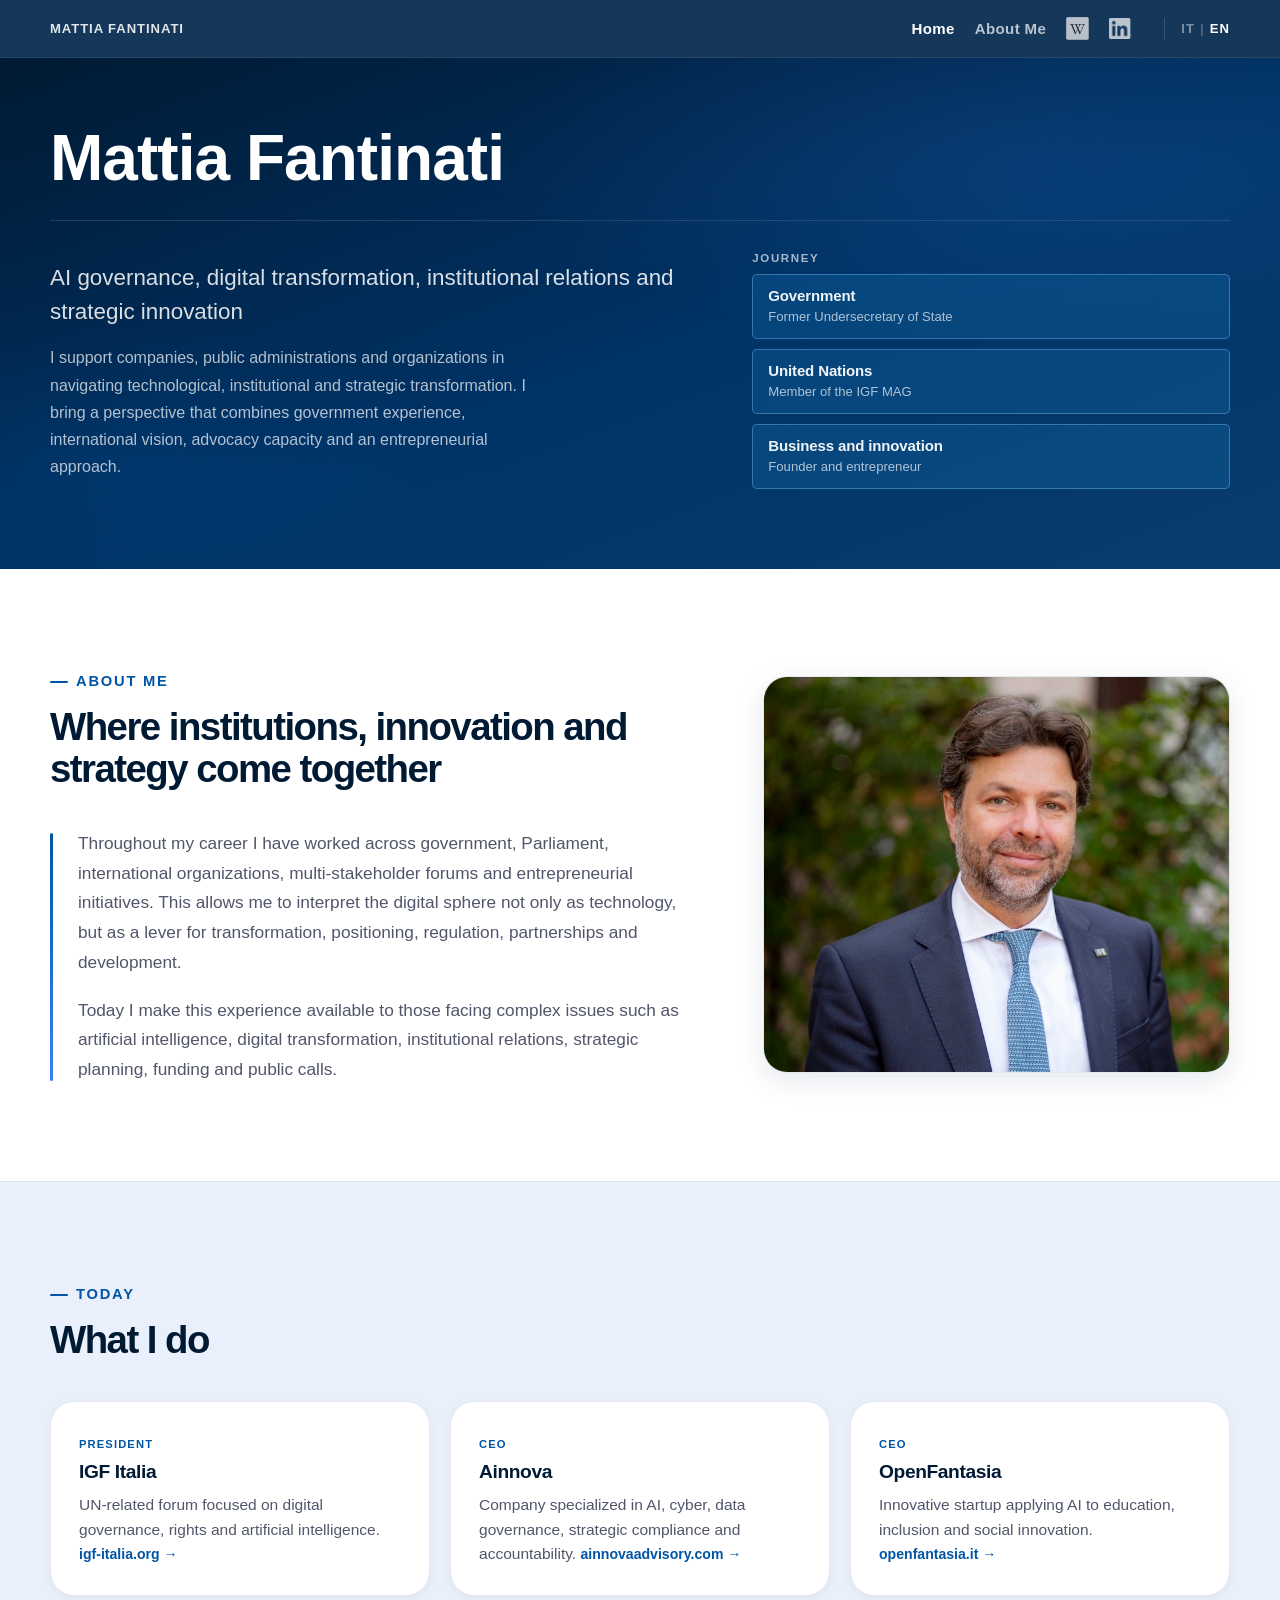
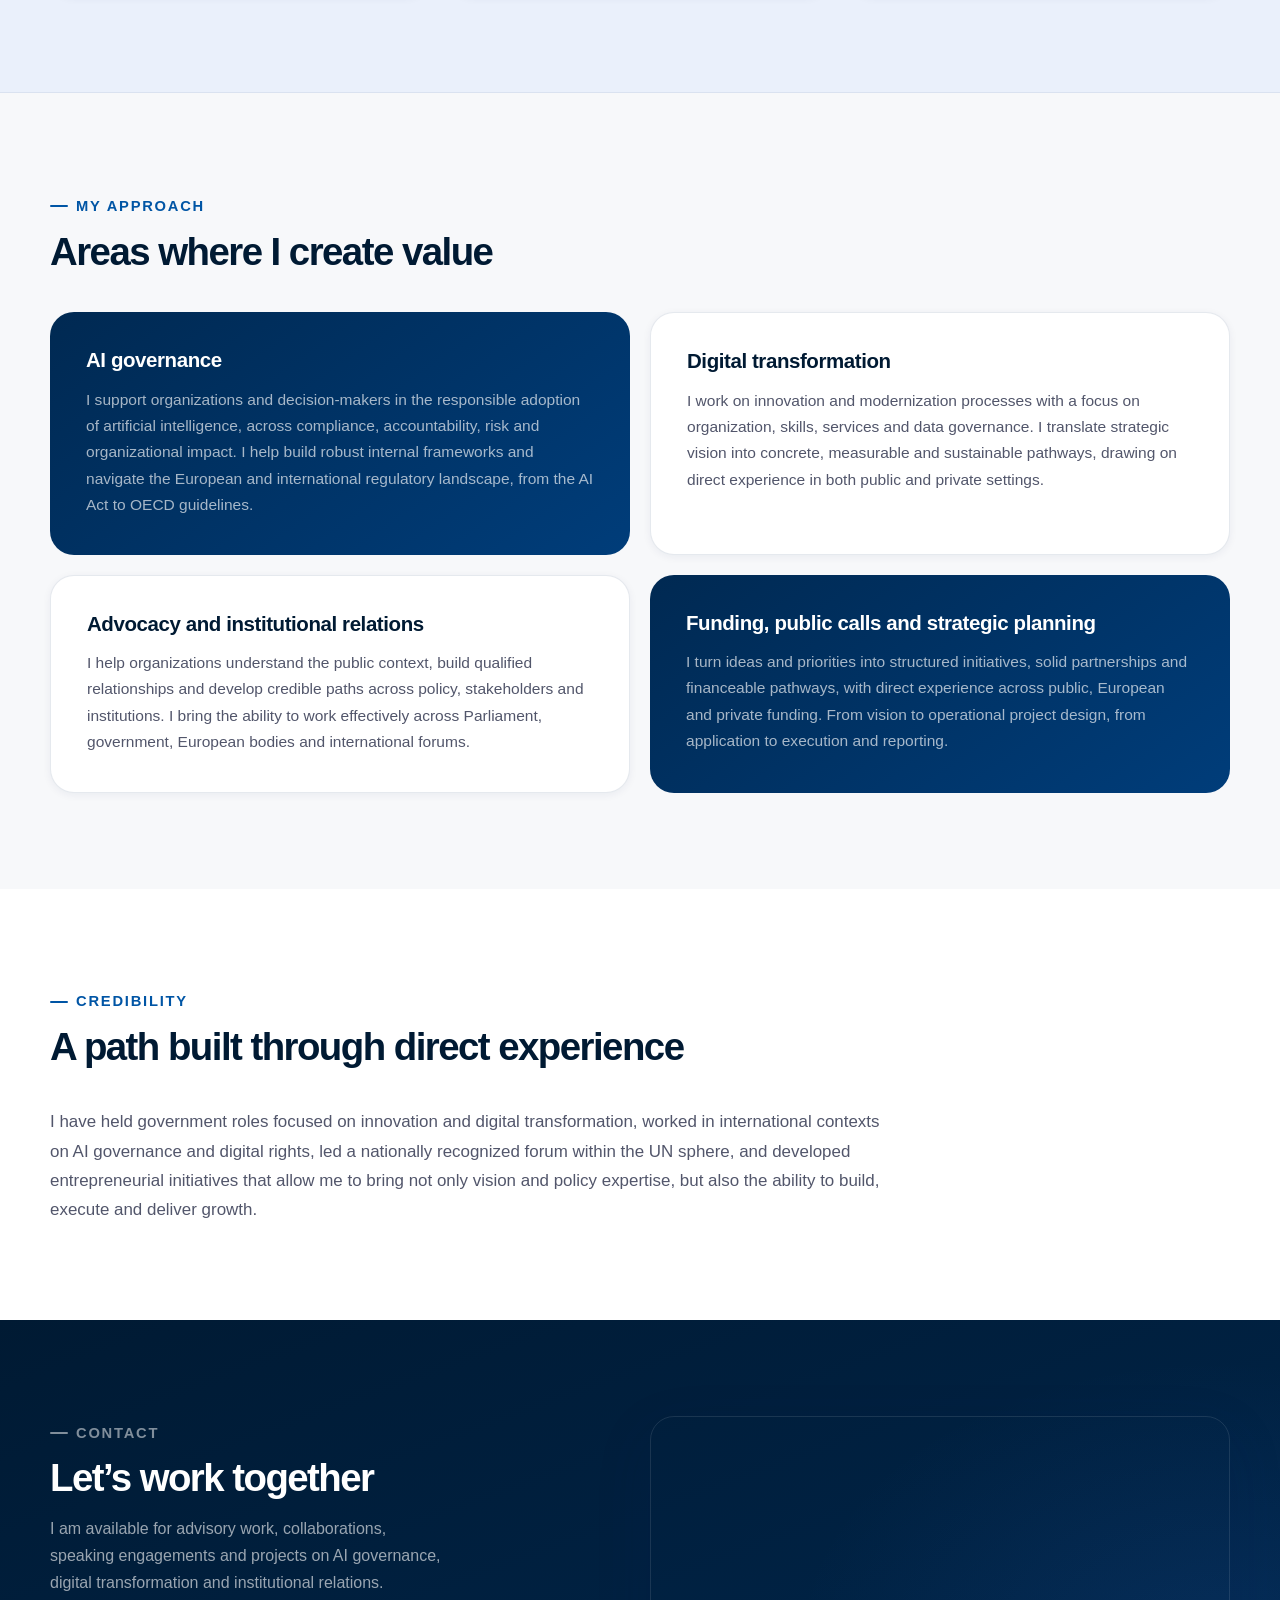
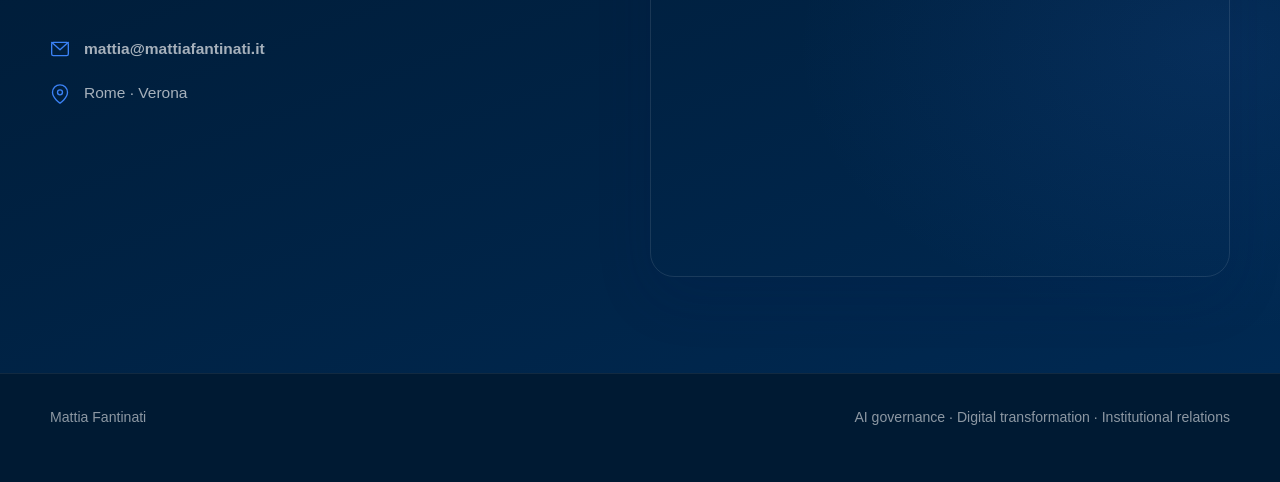
<file: eng/index-en.html>
<!DOCTYPE html>
<html lang="en">

<head>
  <meta charset="UTF-8" />
  <meta name="viewport" content="width=device-width, initial-scale=1.0" />
  <title>Mattia Fantinati — Home</title>
  <link rel="icon" type="image/svg+xml" href="../favicon.svg">
  <link rel="stylesheet" href="../styles.css?v=20260826-4">

  <!-- SEO base -->
  <meta name="description" content="Mattia Fantinati — AI governance expert, digital transformation and institutional relations. Former Italian Undersecretary of State, MAG member at the UN Internet Governance Forum, CEO of Ainnova and OpenFantasia.">
  <meta name="keywords" content="Mattia Fantinati, AI governance, digital transformation, institutional relations, IGF Italia, Ainnova, artificial intelligence, digital policy, undersecretary">
  <meta name="author" content="Mattia Fantinati">
  <meta name="robots" content="index, follow">
  <link rel="canonical" href="https://www.mattiafantinati.it/eng/index-en.html">

  <!-- Hreflang IT/EN -->
  <link rel="alternate" hreflang="en" href="https://www.mattiafantinati.it/eng/index-en.html">
  <link rel="alternate" hreflang="it" href="https://www.mattiafantinati.it/index.html">

  <!-- Open Graph -->
  <meta property="og:type" content="website">
  <meta property="og:url" content="https://www.mattiafantinati.it/eng/index-en.html">
  <meta property="og:title" content="Mattia Fantinati — AI governance, digital transformation, institutions">
  <meta property="og:description" content="AI governance expert and digital transformation advisor. Former Italian Undersecretary of State, MAG member at the UN IGF, CEO of Ainnova and OpenFantasia.">
  <meta property="og:image" content="https://www.mattiafantinati.it/img/Mattia-Fantinati-home.jpg">
  <meta property="og:locale" content="en_GB">
  <meta property="og:locale:alternate" content="it_IT">

  <!-- Twitter Card -->
  <meta name="twitter:card" content="summary_large_image">
  <meta name="twitter:title" content="Mattia Fantinati — AI governance, digital transformation, institutions">
  <meta name="twitter:description" content="AI governance expert and digital transformation advisor. Former Italian Undersecretary of State, MAG member at the UN IGF.">
  <meta name="twitter:image" content="https://www.mattiafantinati.it/img/Mattia-Fantinati-home.jpg">

</head>

<body>
  <a href="#main-content" class="skip-link">Skip to content</a>
  <div id="site-header-placeholder"></div>

  <main id="main-content">
    <section class="hero">
      <div class="container">
        <h1>Mattia Fantinati</h1>
        <div class="hero-divider"></div>
        <div class="hero-grid">
          <div class="hero-copy">
            <div class="hero-subtitle">AI governance, digital transformation, institutional relations and strategic innovation</div>
            <p class="hero-text">I support companies, public administrations and organizations in navigating technological, institutional and strategic transformation. I bring a perspective that combines government experience, international vision, advocacy capacity and an entrepreneurial approach.</p>
          </div>
          <div class="hero-strengths">
            <span class="hero-strengths-title">Journey</span>
            <article class="strength-item">
              <h2>Government</h2>
              <p>Former Undersecretary of State</p>
            </article>
            <article class="strength-item">
              <h2>United Nations</h2>
              <p>Member of the IGF MAG</p>
            </article>
            <article class="strength-item">
              <h2>Business and innovation</h2>
              <p>Founder and entrepreneur</p>
            </article>
          </div>
        </div>
      </div>
    </section>

    <section id="profilo">
      <div class="container profilo-grid">
        <div class="profilo-copy">
          <div class="section-head">
            <span class="section-kicker">About me</span>
            <h2>Where institutions, innovation and strategy come together</h2>
          </div>
          <div class="positioning-panel">
            <p>Throughout my career I have worked across government, Parliament, international organizations, multi-stakeholder forums and entrepreneurial initiatives. This allows me to interpret the digital sphere not only as technology, but as a lever for transformation, positioning, regulation, partnerships and development.</p>
            <p>Today I make this experience available to those facing complex issues such as artificial intelligence, digital transformation, institutional relations, strategic planning, funding and public calls.</p>
          </div>
        </div>
        <div class="profilo-photo">
          <picture>
            <source srcset="../img/Mattia-Fantinati-home.webp" type="image/webp">
            <img src="../img/Mattia-Fantinati-home.jpg" alt="Mattia Fantinati" class="profile-photo" width="768" height="653" loading="lazy">
          </picture>
        </div>
      </div>
    </section>

    <section id="oggi" class="today-band">
      <div class="container">
        <div class="section-head">
          <span class="section-kicker">Today</span>
          <h2>What I do</h2>
        </div>

        <div class="roles-grid">
          <article class="role-item">
            <span class="card-role">President</span>
            <h3>IGF Italia</h3>
            <p>UN-related forum focused on digital governance, rights and artificial intelligence. <a href="https://www.igf-italia.org" target="_blank" rel="noopener" class="card-link">igf-italia.org →</a></p>
          </article>

          <article class="role-item">
            <span class="card-role">CEO</span>
            <h3>Ainnova</h3>
            <p>Company specialized in AI, cyber, data governance, strategic compliance and accountability. <a href="https://www.ainnovaadvisory.com" target="_blank" rel="noopener" class="card-link">ainnovaadvisory.com →</a></p>
          </article>

          <article class="role-item">
            <span class="card-role">CEO</span>
            <h3>OpenFantasia</h3>
            <p>Innovative startup applying AI to education, inclusion and social innovation. <a href="https://www.openfantasia.it" target="_blank" rel="noopener" class="card-link">openfantasia.it →</a></p>
          </article>
        </div>
      </div>
    </section>

    <section id="ambiti">
      <div class="container">
        <div class="section-head">
          <span class="section-kicker">My approach</span>
          <h2>Areas where I create value</h2>
        </div>

        <div class="areas-grid">
          <article class="area-card area-card--dark">
            <h3>AI governance</h3>
            <p>I support organizations and decision-makers in the responsible adoption of artificial intelligence, across compliance, accountability, risk and organizational impact. I help build robust internal frameworks and navigate the European and international regulatory landscape, from the AI Act to OECD guidelines.</p>
          </article>

          <article class="area-card area-card--light">
            <h3>Digital transformation</h3>
            <p>I work on innovation and modernization processes with a focus on organization, skills, services and data governance. I translate strategic vision into concrete, measurable and sustainable pathways, drawing on direct experience in both public and private settings.</p>
          </article>

          <article class="area-card area-card--light">
            <h3>Advocacy and institutional relations</h3>
            <p>I help organizations understand the public context, build qualified relationships and develop credible paths across policy, stakeholders and institutions. I bring the ability to work effectively across Parliament, government, European bodies and international forums.</p>
          </article>

          <article class="area-card area-card--dark">
            <h3>Funding, public calls and strategic planning</h3>
            <p>I turn ideas and priorities into structured initiatives, solid partnerships and financeable pathways, with direct experience across public, European and private funding. From vision to operational project design, from application to execution and reporting.</p>
          </article>
        </div>
      </div>
    </section>

    <section class="credibility" id="credibilita">
      <div class="container credibility-wrap">
        <div class="credibility-main">
          <div class="section-head">
            <span class="section-kicker">Credibility</span>
            <h2>A path built through direct experience</h2>
          </div>
          <p>I have held government roles focused on innovation and digital transformation, worked in international contexts on AI governance and digital rights, led a nationally recognized forum within the UN sphere, and developed entrepreneurial initiatives that allow me to bring not only vision and policy expertise, but also the ability to build, execute and deliver growth.</p>
        </div>
      </div>
    </section>
    <!-- ─── CONTATTI ─── -->
    <section id="contatti" class="contact-band">
      <div class="container contact-grid">

        <div class="contact-info">
          <span class="section-kicker section-kicker--light">Contact</span>
          <h2 class="contact-title">Let’s work together</h2>
          <p class="contact-lead">I am available for advisory work, collaborations, speaking engagements and projects on AI governance, digital transformation and institutional relations.</p>

          <div class="contact-details">
            <div class="contact-item">
              <svg class="contact-icon" viewBox="0 0 24 24" fill="none" stroke="currentColor" stroke-width="1.6" stroke-linecap="round" stroke-linejoin="round">
                <rect x="2" y="4" width="20" height="16" rx="2"/>
                <polyline points="2,4 12,13 22,4"/>
              </svg>
              <!-- Sostituisci con la tua email -->
              <a href="mailto:matttia@mattiafantinati.it" class="contact-link">mattia@mattiafantinati.it</a>
            </div>
            <div class="contact-item">
              <svg class="contact-icon" viewBox="0 0 24 24" fill="none" stroke="currentColor" stroke-width="1.6" stroke-linecap="round" stroke-linejoin="round">
                <path d="M21 10c0 7-9 13-9 13s-9-6-9-13a9 9 0 0 1 18 0z"/>
                <circle cx="12" cy="10" r="3"/>
              </svg>
              <span>Rome · Verona</span>
            </div>
          </div>
        </div>

        <!-- To update the map: go to maps.google.com, search your address,
             click Share → Embed a map, and replace the src value below -->
        <div class="contact-map-wrap">
          <iframe
            src="https://www.google.com/maps/embed?pb=!1m18!1m12!1m3!1d3205.726005948764!2d12.47091307617661!3d41.896290564274906!2m3!1f0!2f0!3f0!3m2!1i1024!2i768!4f13.1!3m3!1m2!1s0x132f604f73fb2907%3A0x764201ea5eb459f!2sVia%20del%20Paradiso%2C%2041%2C%2000186%20Roma%20RM!5e1!3m2!1sit!2sit!4v1776379304204!5m2!1sit!2sit"
            title="Map showing Mattia Fantinati's office in Rome"
            width="600" height="450" style="border:0;" allowfullscreen="" loading="lazy"
            referrerpolicy="no-referrer-when-downgrade"></iframe>
        </div>

      </div>
    </section>
  </main>

  <div id="site-footer-placeholder"></div>
  <script src="components-en.js"></script>
</body>

</html>
</file>
<file: styles.css>
:root {
   --bg: #f7f8fa;
   --surface: #ffffff;
   --surface-soft: #f2f4f8;
   --surface-tint: #eaf0fb;
   --text: #1a1a2e;
   --muted: #52566b;
   --line: rgba(0, 40, 90, 0.10);
   --primary: #003366;
   --primary-strong: #00264d;
   --primary-deep: #001a33;
   --accent: #0055a5;
   --accent-light: #3b82f6;
   --shadow-sm: 0 2px 8px rgba(0, 30, 80, 0.06);
   --shadow-md: 0 8px 28px rgba(0, 30, 80, 0.10);
   --shadow-lg: 0 20px 56px rgba(0, 30, 80, 0.14);
   --radius-xl: 24px;
   --radius-lg: 16px;
   --radius-md: 12px;
   --max: 1180px;
   --transition: 0.2s ease;
 }

 * {
   box-sizing: border-box;
 }

 html {
   scroll-behavior: smooth;
 }

body {
  margin: 0;
  /* Prefer local/system fonts to avoid a render-blocking external font request. */
  font-family: Inter, -apple-system, BlinkMacSystemFont, "Segoe UI", sans-serif;
  background: var(--bg);
  color: var(--text);
  line-height: 1.68;
  -webkit-font-smoothing: antialiased;
  text-rendering: optimizeLegibility;
 }

 a {
   text-decoration: none;
   font-weight: 600;
 }

 img {
   max-width: 100%;
   display: block;
 }

 h1,
 h2,
 h3,
 p {
   margin-top: 0;
 }

 /* ─── CONTAINER ─── */
 .container {
   width: min(var(--max), calc(100% - 48px));
   margin: 0 auto;
 }

 /* ─── SKIP LINK ─── */
 .skip-link {
   position: absolute;
   top: -100%;
   left: 16px;
   z-index: 100;
   background: var(--primary);
   color: #ffffff;
   padding: 10px 20px;
   border-radius: 0 0 var(--radius-md) var(--radius-md);
   font-size: 0.88rem;
   font-weight: 600;
   transition: top 0.2s;
 }

 .skip-link:focus {
   top: 0;
 }

 /* ─── HEADER ─── */
 .site-header {
   position: sticky;
   top: 0;
   z-index: 10;
   backdrop-filter: blur(14px);
   background: rgba(0, 38, 77, 0.92);
   border-bottom: 1px solid rgba(255, 255, 255, 0.08);
 }

 .header-inner {
   display: flex;
   align-items: center;
   justify-content: space-between;
   padding: 16px 0;
   gap: 20px;
 }

 .brand,
 .brand a,
 .brand a:visited {
   font-size: 0.82rem;
   font-weight: 600;
   letter-spacing: 0.07em;
   text-transform: uppercase;
   color: rgba(255, 255, 255, 0.88);
 }

 .nav {
   display: flex;
   gap: 24px;
   flex-wrap: wrap;
 }

 .nav a {
   font-size: 0.88rem;
   color: rgba(255, 255, 255, 0.70);
   font-weight: 500;
   letter-spacing: 0.02em;
   transition: color var(--transition);
 }

 .nav a:hover {
   color: #ffffff;
 }

 .header-nav {
   display: flex;
   align-items: center;
   gap: 20px;
 }

 .header-actions {
   display: flex;
   align-items: center;
   gap: 20px;
 }

 /* ── Hamburger ── */
 .hamburger {
   display: none;
   flex-direction: column;
   justify-content: center;
   gap: 5px;
   background: none;
   border: none;
   cursor: pointer;
   padding: 6px 4px;
   margin-left: auto;
 }

 .hamburger span {
   display: block;
   width: 22px;
   height: 2px;
   background: #ffffff;
   border-radius: 2px;
   transition: transform 0.25s ease, opacity 0.25s ease;
 }

 .hamburger[aria-expanded="true"] span:nth-child(1) {
   transform: translateY(7px) rotate(45deg);
 }

 .hamburger[aria-expanded="true"] span:nth-child(2) {
   opacity: 0;
 }

 .hamburger[aria-expanded="true"] span:nth-child(3) {
   transform: translateY(-7px) rotate(-45deg);
 }

 .nav-link,
 .nav-link:visited,
 .nav-link:active {
   font-size: 0.94rem;
   color: rgba(255, 255, 255, 0.70);
   font-weight: 600;
   letter-spacing: 0.025em;
   transition: color var(--transition);
 }

 .nav-link:hover {
   color: var(--accent-light);
 }

 .nav-link--active,
 .nav-link--active:visited {
   color: #ffffff !important;
 }

 .nav-link--active:hover {
   color: var(--accent-light) !important;
 }

 /* ── Lang switch ── */
 .lang-switch {
   display: flex;
   align-items: center;
   gap: 5px;
   font-size: 0.82rem;
   font-weight: 700;
   letter-spacing: 0.08em;
   margin-left: 12px;
   padding-left: 16px;
   border-left: 1px solid rgba(255, 255, 255, 0.15);
 }

 .lang-active {
   color: #ffffff;
 }

 .lang-sep {
   color: rgba(255, 255, 255, 0.25);
 }

 .lang-link,
 .lang-link:visited {
   color: rgba(255, 255, 255, 0.45);
   transition: color var(--transition);
 }

 .lang-link:hover {
   color: var(--accent-light);
 }

 .social-link {
   display: flex;
   align-items: center;
   opacity: 0.72;
   transition: opacity var(--transition);
 }

 .social-link:hover {
   opacity: 1;
 }

 .social-icon {
   width: 23px;
   height: 23px;
   object-fit: contain;
   display: block;
 }

 /* ─── SECTIONS ─── */
 section {
   padding: 96px 0;
 }

 /* ─── HERO ─── */
 .hero {
   padding-top: 72px;
   padding-bottom: 80px;
   background:
     radial-gradient(ellipse 70% 60% at 80% 20%, rgba(59, 130, 246, 0.14) 0%, transparent 60%),
     radial-gradient(ellipse 50% 50% at 10% 80%, rgba(0, 85, 165, 0.18) 0%, transparent 55%),
     linear-gradient(160deg, #001a33 0%, #003366 55%, #0a3d6e 100%);
   color: white;
   overflow: hidden;
 }

 .hero h1 {
   font-size: clamp(4rem, 5vw, 9rem);
   line-height: 0.90;
   letter-spacing: -0.015em;
   margin-bottom: 0;
   color: #ffffff;
   font-weight: 800;
 }

 .hero-divider {
   height: 1px;
   background: rgba(255, 255, 255, 0.12);
   margin: 32px 0;
 }

 .hero-grid {
   display: grid;
   grid-template-columns: minmax(0, 1.15fr) minmax(0, 0.85fr);
   gap: 56px;
   align-items: center;
 }

 .hero-copy {
   color: white;
 }

 .hero-subtitle {
   font-size: clamp(1.4rem, 1.5vw, 1.18rem);
   line-height: 1.5;
   font-weight: 500;
   color: rgba(255, 255, 255, 0.85);
   margin-bottom: 16px;
 }

 .hero-text {
   font-size: 1rem;
   color: rgba(255, 255, 255, 0.7);
   max-width: 54ch;
   margin-bottom: 0;
   line-height: 1.7;
 }

 .hero-strengths {
   display: flex;
   flex-direction: column;
   gap: 10px;
 }

 .hero-strengths-title {
   color: rgba(255, 255, 255, 0.65);
   font-size: 0.72rem;
   font-weight: 700;
   letter-spacing: 0.14em;
   line-height: 1;
   text-transform: uppercase;
 }

 .strength-item {
   padding: 12px 15px;
   border: 1px solid rgba(112, 190, 244, 0.42);
   border-radius: 5px;
   background: rgba(22, 124, 191, 0.24);
   color: rgba(255, 255, 255, 0.94);
   width: 100%;
 }

 .strength-item h2 {
   color: inherit;
   font-size: clamp(0.94rem, 1.15vw, 1.06rem);
   font-weight: 700;
   letter-spacing: -0.01em;
   line-height: 1.2;
   margin: 0 0 3px;
 }

 .strength-item p {
   color: rgba(255, 255, 255, 0.68);
   font-size: 0.82rem;
   line-height: 1.35;
   margin: 0;
 }

 /* ─── SECTION KICKER ─── */
 .section-kicker {
   font-size: 0.92rem;
   text-transform: uppercase;
   letter-spacing: 0.12em;
   color: var(--accent);
   font-weight: 700;
   margin-bottom: 12px;
   display: inline-flex;
   align-items: center;
   gap: 8px;
 }

 .section-kicker::before {
   content: '';
   display: inline-block;
   width: 18px;
   height: 2px;
   background: var(--accent);
   border-radius: 2px;
   flex-shrink: 0;
 }

 /* ─── H2 ─── */
 h2 {
   font-size: clamp(1.9rem, 3vw, 2.8rem);
   line-height: 1.08;
   letter-spacing: -0.04em;
   margin-bottom: 16px;
   color: var(--primary-deep);
   font-weight: 800;
 }

 h3 {
   font-size: 1.2rem;
   line-height: 1.2;
   letter-spacing: -0.02em;
   margin-bottom: 10px;
   color: var(--primary-deep);
   font-weight: 700;
 }

 .section-head {
   max-width: 680px;
   margin-bottom: 40px;
 }

 .section-head p {
   font-size: 1.05rem;
   color: var(--muted);
   margin-bottom: 0;
   max-width: 70ch;
 }

 /* ─── PROFILO ─── */
 #profilo {
   background: var(--surface);
 }

 .profilo-grid {
   display: grid;
   grid-template-columns: minmax(0, 1fr) minmax(0, 0.72fr);
   gap: 64px;
   align-items: start;
 }

 .profilo-photo {
   align-self: center;
 }

 .profilo-photo img {
   width: 100%;
   height: auto;
   max-height: 560px;
   object-fit: cover;
   object-position: center;
   border-radius: var(--radius-xl);
   border: 1px solid var(--line);
   box-shadow: var(--shadow-md);
   display: block;
 }

 .photo-placeholder {
   height: 100%;
   min-height: 480px;
   border-radius: var(--radius-xl);
   background-image: url(img/Mattia-Fantinati-home.jpg);
   background-size: cover;
   background-position: center top;
   border: 1px solid var(--line);
   box-shadow: var(--shadow-md);
 }

 .positioning-panel {
   position: relative;
   padding: 0 0 0 28px;
   max-width: 860px;
 }

 .positioning-panel::before {
   content: '';
   position: absolute;
   left: 0;
   top: 4px;
   bottom: 4px;
   width: 3px;
   border-radius: 999px;
   background: linear-gradient(180deg, var(--accent) 0%, var(--accent-light) 100%);
 }

 .positioning-panel p {
   font-size: 1.08rem;
   color: var(--muted);
   margin-bottom: 18px;
   line-height: 1.72;
 }

 .positioning-panel p:last-child {
   margin-bottom: 0;
 }

 /* ─── OGGI / ROLES ─── */
 .today-band {
   background: var(--surface-tint);
   border-top: 1px solid rgba(0, 51, 102, 0.07);
   border-bottom: 1px solid rgba(0, 51, 102, 0.07);
 }

 .roles-grid {
   display: grid;
   grid-template-columns: repeat(3, minmax(0, 1fr));
   gap: 20px;
 }

 .role-item {
   background: var(--surface);
   border: 1px solid var(--line);
   border-radius: var(--radius-xl);
   padding: 28px;
   box-shadow: var(--shadow-sm);
   transition: transform var(--transition), box-shadow var(--transition);
 }

 .role-item:hover {
   transform: translateY(-4px);
   box-shadow: var(--shadow-md);
 }

 .card-link,
 .card-link:visited {
   color: var(--accent);
   font-weight: 600;
   font-size: 0.88rem;
   text-decoration: none;
   white-space: nowrap;
   transition: color var(--transition);
 }

 .card-link:hover {
   color: var(--accent-light);
 }

 .card-role {
   display: inline-block;
   font-size: 0.70rem;
   line-height: 1;
   font-weight: 700;
   letter-spacing: 0.10em;
   text-transform: uppercase;
   color: var(--accent);
   margin-bottom: 10px;
 }

 .role-item p {
   color: var(--muted);
   font-size: 0.97rem;
   margin-bottom: 0;
   line-height: 1.6;
 }

 /* ─── AMBITI ─── */
 .areas-grid {
   display: grid;
   grid-template-columns: repeat(2, minmax(0, 1fr));
   gap: 20px;
 }

 .area-card {
   border-radius: var(--radius-xl);
   padding: 36px;
   display: flex;
   flex-direction: column;
   gap: 14px;
   transition: transform var(--transition), box-shadow var(--transition);
 }

 .area-card:hover {
   transform: translateY(-3px);
   box-shadow: var(--shadow-md);
 }

 .area-card--dark {
   background: linear-gradient(145deg, #002952 0%, #003d7a 100%);
 }

 .area-card--dark .area-number {
   color: rgba(255, 255, 255, 0.25);
 }

 .area-card--dark h3 {
   color: #ffffff;
 }

 .area-card--dark p {
   color: rgba(255, 255, 255, 0.65);
 }

 .area-card--light {
   background: var(--surface);
   border: 1px solid var(--line);
   box-shadow: var(--shadow-sm);
 }

 .area-card--light .area-number {
   color: var(--accent);
   opacity: 0.45;
 }

 .area-card--light h3 {
   color: var(--primary-deep);
 }

 .area-card--light p {
   color: var(--muted);
 }

 .area-number {
   font-size: 0.70rem;
   font-weight: 700;
   letter-spacing: 0.12em;
   text-transform: uppercase;
   display: block;
 }

 .area-card h3 {
   font-size: 1.28rem;
   margin-bottom: 0;
 }

 .area-card p {
   font-size: 0.97rem;
   line-height: 1.70;
   margin-bottom: 0;
 }

 /* ─── CREDIBILITÀ ─── */
 .credibility {
   background: var(--surface);
 }

 .credibility-wrap {
   display: grid;
   grid-template-columns: minmax(0, 2.2fr) minmax(0, 0.8fr);
   gap: 40px;
   align-items: start;
 }

 .credibility-main p {
   font-size: 1.06rem;
   color: var(--muted);
   margin-bottom: 0;
   line-height: 1.72;
 }

 .credibility-points {
   display: grid;
   gap: 16px;
   padding-top: 6px;
 }

 .mini-card {
   background: var(--surface-tint);
   border: 1px solid var(--line);
   border-radius: var(--radius-lg);
   padding: 22px 24px;
 }

 .mini-card strong {
   display: block;
   font-size: 0.70rem;
   text-transform: uppercase;
   letter-spacing: 0.10em;
   color: var(--accent);
   margin-bottom: 8px;
 }

 .mini-card span {
   color: var(--muted);
   font-size: 0.97rem;
   line-height: 1.55;
   display: block;
 }

 /* ─── ROLES WITH PHOTO ─── */
 .roles-with-photo {
   display: grid;
   grid-template-columns: minmax(0, 1fr) minmax(0, 0.75fr);
   gap: 40px;
   align-items: start;
 }

 .roles-stack {
   display: flex;
   flex-direction: column;
   gap: 16px;
 }

 .roles-photo img {
   width: 100%;
   height: 100%;
   max-height: 520px;
   object-fit: cover;
   object-position: center top;
   border-radius: var(--radius-xl);
   box-shadow: var(--shadow-md);
   display: block;
 }

 /* ─── BIO TIMELINE ─── */
 .bio-timeline {
   display: flex;
   flex-direction: column;
 }

 .bio-entry {
   display: grid;
   grid-template-columns: 120px minmax(0, 1fr);
   gap: 32px;
   padding: 32px 0;
   border-bottom: 1px solid var(--line);
 }

 .bio-entry:first-child {
   padding-top: 0;
 }

 .bio-entry:last-child {
   border-bottom: 0;
   padding-bottom: 0;
 }

 .bio-date {
   padding-top: 4px;
 }

 .bio-year {
   font-size: 0.78rem;
   font-weight: 700;
   letter-spacing: 0.08em;
   text-transform: uppercase;
   color: var(--accent);
   display: block;
 }

 .bio-content h3 {
   margin-bottom: 4px;
 }

 .bio-org {
   font-size: 0.82rem;
   font-weight: 600;
   color: var(--accent);
   text-transform: uppercase;
   letter-spacing: 0.06em;
   margin-bottom: 12px !important;
 }

 .bio-content p {
   color: var(--muted);
   font-size: 1rem;
   line-height: 1.68;
   margin-bottom: 0;
 }

 /* ─── EDUCATION GRID ─── */
 .edu-grid {
   display: grid;
   grid-template-columns: repeat(4, minmax(0, 1fr));
   gap: 20px;
 }

 .edu-item {
   background: var(--surface);
   border: 1px solid var(--line);
   border-radius: var(--radius-lg);
   padding: 24px;
   box-shadow: var(--shadow-sm);
 }

 .edu-year {
   display: block;
   font-size: 0.70rem;
   font-weight: 700;
   letter-spacing: 0.10em;
   text-transform: uppercase;
   color: var(--accent);
   margin-bottom: 10px;
 }

 .edu-item h3 {
   font-size: 1rem;
   margin-bottom: 8px;
 }

 .edu-item p {
   font-size: 0.90rem;
   color: var(--muted);
   margin-bottom: 0;
   line-height: 1.5;
 }

 /* ─── PRE-POLITICA ─── */
 .bio-pre-grid {
   display: grid;
   grid-template-columns: minmax(0, 1.3fr) minmax(0, 0.7fr);
   gap: 56px;
   align-items: start;
 }

 .bio-pre-tags {
   display: flex;
   flex-wrap: wrap;
   gap: 10px;
   padding-top: 6px;
 }

 .bio-tag {
   padding: 8px 16px;
   border-radius: 999px;
   background: var(--surface-tint);
   border: 1px solid var(--line);
   font-size: 0.85rem;
   font-weight: 600;
   color: var(--accent);
 }

 /* ─── PAGE HERO (chi-sono) ─── */
 .page-hero {
   padding-top: 72px;
   padding-bottom: 80px;
   background:
     radial-gradient(ellipse 60% 70% at 90% 30%, rgba(59, 130, 246, 0.12) 0%, transparent 60%),
     linear-gradient(160deg, #001a33 0%, #003366 100%);
   color: white;
   overflow: hidden;
 }

 .page-hero .container {
   position: relative;
 }

 .page-hero-title {
   font-size: clamp(3rem, 6vw, 6rem);
   line-height: 0.92;
   letter-spacing: -0.045em;
   font-weight: 800;
   color: #ffffff;
   margin-bottom: 20px;
 }

 .page-hero-sub {
   font-size: clamp(1rem, 1.4vw, 1.18rem);
   color: rgba(255, 255, 255, 0.62);
   font-weight: 400;
   line-height: 1.6;
   max-width: 56ch;
   margin-bottom: 0;
 }

 .page-hero-download {
   display: inline-flex;
   align-items: center;
   gap: 10px;
   position: absolute;
   top: 6px;
   right: 0;
   margin: 0;
   padding: 10px 15px;
   border: 1px solid rgba(255, 255, 255, 0.42);
   border-radius: 5px;
   color: #ffffff;
   font-size: 0.88rem;
   font-weight: 600;
   line-height: 1;
   transition: background-color var(--transition), border-color var(--transition);
 }

 .page-hero-download:hover {
   background: rgba(255, 255, 255, 0.12);
   border-color: rgba(255, 255, 255, 0.7);
   color: #ffffff;
 }

 @media (max-width: 900px) {
   .page-hero-download {
     position: static;
     margin-top: 26px;
   }
 }

 .section-kicker--light {
   color: rgba(255, 255, 255, 0.50);
 }

 .section-kicker--light::before {
   background: rgba(255, 255, 255, 0.50);
 }


 /* ─── CONTATTI ─── */
 .contact-band {
   background:
     radial-gradient(ellipse 60% 80% at 95% 50%, rgba(59, 130, 246, 0.10) 0%, transparent 55%),
     linear-gradient(160deg, #001a33 0%, #002952 100%);
   color: white;
 }

 .contact-grid {
   display: grid;
   grid-template-columns: minmax(0, 1fr) minmax(0, 1.1fr);
   gap: 72px;
   align-items: start;
 }

 .contact-title {
   color: #ffffff;
   margin-bottom: 16px;
 }

 .contact-lead {
   color: rgba(255, 255, 255, 0.60);
   font-size: 1rem;
   line-height: 1.70;
   margin-bottom: 40px;
   max-width: 44ch;
 }

 .contact-details {
   display: flex;
   flex-direction: column;
   gap: 18px;
 }

 .contact-item {
   display: flex;
   align-items: center;
   gap: 14px;
   color: rgba(255, 255, 255, 0.65);
   font-size: 0.97rem;
 }

 .contact-icon {
   width: 20px;
   height: 20px;
   flex-shrink: 0;
   color: var(--accent-light);
 }

 .contact-link,
 .contact-link:visited {
   color: rgba(255, 255, 255, 0.65);
   transition: color var(--transition);
 }

 .contact-link:hover {
   color: var(--accent-light);
 }

 /* ── Map ── */
 .contact-map-wrap {
   border-radius: var(--radius-xl);
   overflow: hidden;
   border: 1px solid rgba(255, 255, 255, 0.10);
   box-shadow: var(--shadow-lg);
   height: 100%;
   min-height: 380px;
 }

 .contact-map {
   width: 100%;
   height: 100%;
   min-height: 380px;
   border: none;
   display: block;
   filter: grayscale(20%) contrast(1.05);
 }

 /* ─── FOOTER ─── */
 .footer {
   border-top: 1px solid rgba(255, 255, 255, 0.07);
   padding: 32px 0 52px;
   background: var(--primary-deep);
 }

 .footer-inner {
   display: flex;
   justify-content: space-between;
   gap: 18px;
   flex-wrap: wrap;
   color: rgba(255, 255, 255, 0.55);
   font-size: 0.88rem;
 }

 /* ─── RESPONSIVE ─── */
 @media (max-width: 1080px) {

   .hero-grid,
   .profilo-grid,
   .roles-grid,
   .roles-with-photo,
   .areas-grid,
   .credibility-wrap,
   .edu-grid,
   .bio-pre-grid,
   .contact-grid {
     grid-template-columns: 1fr;
   }

   .profilo-photo,
   .photo-placeholder {
     min-height: 320px;
   }

   .highlight-panel {
     position: static;
   }
 }

 @media (max-width: 720px) {
   .container {
     width: min(var(--max), calc(100% - 28px));
   }

   /* ── Mobile header ── */
   .header-inner {
     flex-direction: row;
     align-items: center;
     flex-wrap: nowrap;
     position: relative;
   }

   .hamburger {
     display: flex;
   }

   .header-nav {
     display: none;
     position: absolute;
     top: calc(100% + 1px);
     left: 50%;
     transform: translateX(-50%);
     width: 100vw;
     flex-direction: column;
     align-items: flex-start;
     gap: 0;
     background: rgba(0, 26, 51, 0.98);
     backdrop-filter: blur(14px);
     border-top: 1px solid rgba(255, 255, 255, 0.08);
     padding: 8px 0 20px;
     z-index: 9;
   }

   .header-nav.is-open {
     display: flex;
   }

   .header-nav .nav-link {
     font-size: 1rem;
     padding: 14px 24px;
     width: 100%;
     border-bottom: 1px solid rgba(255, 255, 255, 0.06);
   }

   .header-actions {
     padding: 18px 24px 0;
     gap: 18px;
   }

   .nav {
     gap: 12px 18px;
   }

   section {
     padding: 64px 0;
   }

   .hero {
     padding-top: 40px;
   }

   .highlight-panel,
   .role-item,
   .mini-card {
     padding: 22px;
   }
 }
</file>
